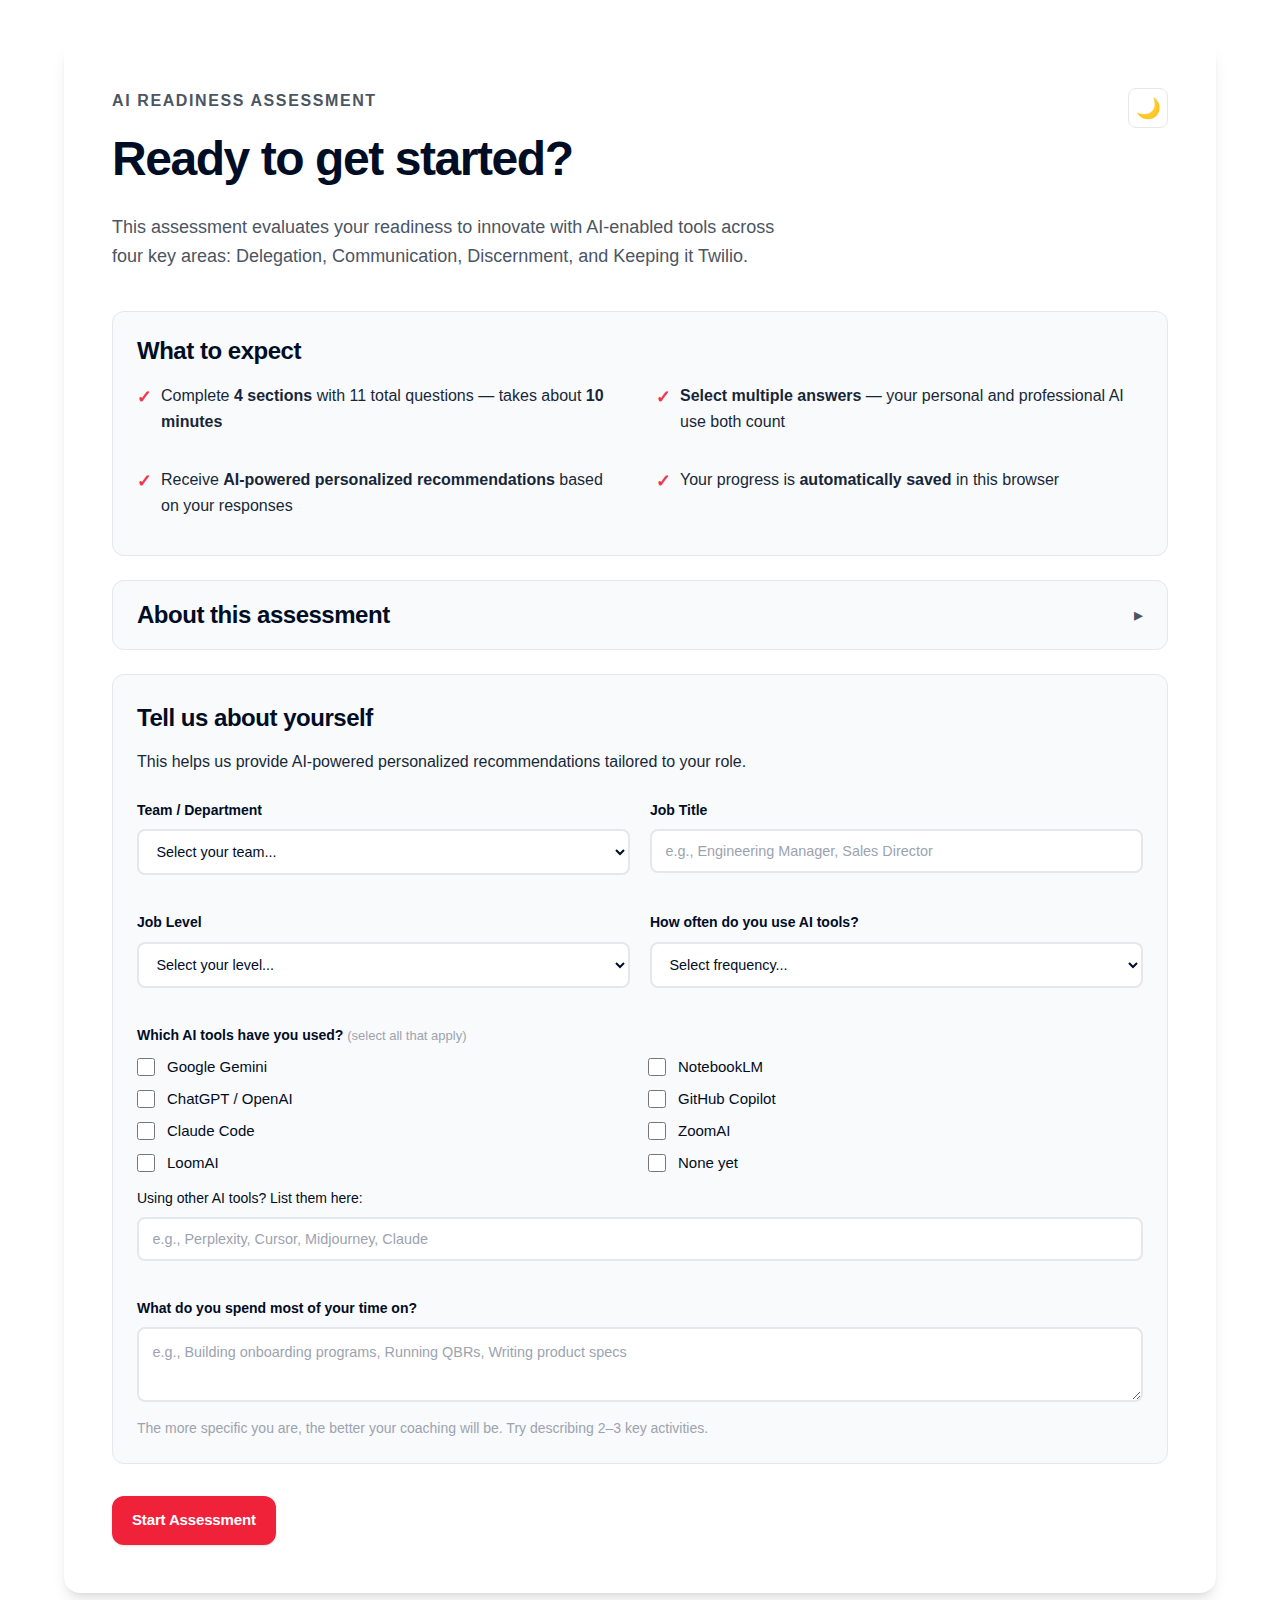
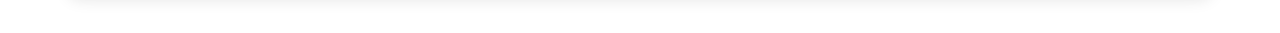
<file: index.html>
<!DOCTYPE html>
<html lang="en">
<head>
    <meta charset="UTF-8">
    <meta name="viewport" content="width=device-width, initial-scale=1.0">
    <meta name="description" content="Assess your AI readiness across delegation, communication, discernment, and Twilio values. Get personalized, AI-powered recommendations to improve your skills.">
    <meta name="author" content="Twilio">
    
    <!-- Open Graph / Facebook -->
    <meta property="og:type" content="website">
    <meta property="og:title" content="AI Literacy Assessment | Twilio">
    <meta property="og:description" content="Assess your AI readiness across four key dimensions and get personalized recommendations to improve your AI collaboration skills.">
    
    <!-- Twitter -->
    <meta property="twitter:card" content="summary_large_image">
    <meta property="twitter:title" content="AI Literacy Assessment | Twilio">
    <meta property="twitter:description" content="Assess your AI readiness across four key dimensions and get personalized recommendations to improve your AI collaboration skills.">
    
    <title>AI Literacy Assessment | Twilio</title>
    <!-- Twilio Sans Font -->
    <link rel="preconnect" href="https://fonts.googleapis.com">
    <link rel="preconnect" href="https://fonts.gstatic.com" crossorigin>
    <link href="https://fonts.googleapis.com/css2?family=Inter:wght@400;500;600;700&display=swap" rel="stylesheet">
    <link rel="stylesheet" href="styles.css">
    <script>
        // Define default CONFIG in case config.js doesn't load (e.g., on deployment)
        window.CONFIG = window.CONFIG || {
            OPENAI_API_KEY: 'YOUR_OPENAI_API_KEY_HERE',
            OPENAI_MODEL: 'gpt-4o',
            OPENAI_MAX_TOKENS: 2800,
            OPENAI_TEMPERATURE: 0.7,
            USE_AI_RECOMMENDATIONS: false,
            FALLBACK_ON_ERROR: true
        };
    </script>
    <script src="config.js" onerror="console.log('config.js not found, using defaults')"></script>
</head>
<body>
    <!-- Main Content -->
    <main class="main">
        <div class="container">
            <!-- Welcome Screen -->
            <section id="welcome-screen" class="screen screen--active">
                <div class="welcome">
                    <div class="welcome__header">
                        <h1 class="welcome__main-title">AI Readiness Assessment</h1>
                        <button class="theme-toggle" id="theme-toggle" aria-label="Toggle dark mode">🌙</button>
                    </div>
                    <h2 class="welcome__title">Ready to get started?</h2>
                    <p class="welcome__description">
                        This assessment evaluates your readiness to innovate with AI-enabled tools across four key areas: 
                        Delegation, Communication, Discernment, and Keeping it Twilio.
                    </p>
                    
                    <div class="welcome__content">
                        <!-- What to Expect - Compact horizontal bar -->
                        <div class="welcome__expectations">
                            <h3 class="welcome__section-title">What to expect</h3>
                            <ul class="welcome__list">
                                <li>Complete <strong>4 sections</strong> with 11 total questions — takes about <strong>10 minutes</strong></li>
                                <li><strong>Select multiple answers</strong> — your personal and professional AI use both count</li>
                                <li>Receive <strong>AI-powered personalized recommendations</strong> based on your responses</li>
                                <li>Your progress is <strong>automatically saved</strong> in this browser</li>
                            </ul>
                        </div>

                        <!-- About This Assessment - Expandable Accordion -->
                        <div class="welcome__about">
                            <button class="welcome__about-toggle" id="about-toggle" aria-expanded="false" aria-controls="about-content">
                                <h3 class="welcome__section-title welcome__section-title--inline">About this assessment</h3>
                                <span class="welcome__about-chevron" aria-hidden="true">▸</span>
                            </button>
                            <div class="welcome__about-content" id="about-content" hidden>
                                <div class="about-grid">
                                    <div class="about-card">
                                        <h4 class="about-card__title">🔬 Research foundations</h4>
                                        <p class="about-card__text">
                                            This assessment measures AI readiness across four dimensions — Delegation, Communication, Discernment, and Values Alignment — drawing on <strong>Anthropic's 4-dimension AI Fluency Index</strong>, Bloom's Taxonomy for cognitive skill progression, and capability maturity frameworks used in software engineering.
                                        </p>
                                    </div>
                                    <div class="about-card">
                                        <h4 class="about-card__title">📊 How scoring works</h4>
                                        <p class="about-card__text">
                                            Each question lets you select multiple responses. Your score reflects your <strong>peak demonstrated capability</strong> — the highest-level behavior you've shown — not an average. This rewards breadth of experience: someone who adapts their approach by context scores higher than someone locked into one pattern.
                                        </p>
                                    </div>
                                    <div class="about-card">
                                        <h4 class="about-card__title">🤖 Personalized coaching</h4>
                                        <p class="about-card__text">
                                            Your recommendations are generated by <strong>GPT-4o</strong>, personalized to your role, team, seniority, the AI tools you already use, and your day-to-day work. No two people get the same output. Recommendations include specific actions, tool tips, and starter prompts.
                                        </p>
                                    </div>
                                    <div class="about-card">
                                        <h4 class="about-card__title">🔒 Your data</h4>
                                        <p class="about-card__text">
                                            Your responses stay in your browser (localStorage) and are sent to OpenAI only to generate recommendations. Nothing is stored on a server. You can clear your data at any time by clicking <strong>Start Over</strong>.
                                        </p>
                                    </div>
                                </div>
                            </div>
                        </div>

                        <!-- User Context Form -->
                        <div class="welcome__form">
                            <div class="welcome__form-header">
                                <h3 class="welcome__section-title">Tell us about yourself</h3>
                                <p class="welcome__section-description">
                                    This helps us provide AI-powered personalized recommendations tailored to your role.
                                </p>
                            </div>
                            
                            <div class="welcome__form-grid">
                                <div class="form-group">
                                    <label for="team" class="form-label">Team / Department</label>
                                    <select id="team" class="form-select" required>
                                        <option value="">Select your team...</option>
                                        <option value="Engineering">Engineering</option>
                                        <option value="Product">Product</option>
                                        <option value="Sales">Sales</option>
                                        <option value="Customer Success">Customer Success</option>
                                        <option value="Support">Support</option>
                                        <option value="Marketing">Marketing</option>
                                        <option value="Operations">Operations</option>
                                        <option value="Finance">Finance</option>
                                        <option value="HR / People">HR / People</option>
                                        <option value="Legal">Legal</option>
                                        <option value="Executive">Executive</option>
                                        <option value="Other">Other</option>
                                    </select>
                                </div>

                                <div class="form-group">
                                    <label for="job-title" class="form-label">Job Title</label>
                                    <input 
                                        type="text" 
                                        id="job-title" 
                                        class="form-input" 
                                        placeholder="e.g., Engineering Manager, Sales Director"
                                        required
                                    />
                                </div>

                                <!-- Sub-department: conditionally shown for broad teams -->
                                <div class="form-group form-group--sub-dept" id="sub-dept-group" style="display: none;">
                                    <label for="sub-department" class="form-label">Specialization</label>
                                    <select id="sub-department" class="form-select">
                                        <option value="">Select your focus area...</option>
                                    </select>
                                </div>

                                <div class="form-group">
                                    <label for="job-level" class="form-label">Job Level</label>
                                    <select id="job-level" class="form-select" required>
                                        <option value="">Select your level...</option>
                                        <optgroup label="Specialist Track">
                                            <option value="S1">S1 - Junior Specialist</option>
                                            <option value="S2">S2 - Specialist</option>
                                            <option value="S3">S3 - Intermediate Specialist</option>
                                            <option value="S4">S4 - Senior Specialist</option>
                                            <option value="S5">S5 - Lead Specialist</option>
                                        </optgroup>
                                        <optgroup label="Professional Track">
                                            <option value="P1">P1 - Associate Professional</option>
                                            <option value="P2">P2 - Professional</option>
                                            <option value="P3">P3 - Senior Professional</option>
                                            <option value="P4">P4 - Staff Professional</option>
                                            <option value="P5">P5 - Principal Professional</option>
                                            <option value="P6">P6 - Senior Principal Professional</option>
                                            <option value="P7">P7 - Distinguished Professional</option>
                                        </optgroup>
                                        <optgroup label="Management Track">
                                            <option value="M2">M2 - Junior Manager</option>
                                            <option value="M3">M3 - Manager</option>
                                            <option value="M4">M4 - Senior Manager</option>
                                            <option value="M5">M5 - Director</option>
                                            <option value="M6">M6 - Senior Director</option>
                                        </optgroup>
                                        <optgroup label="Executive Track">
                                            <option value="E7">E7 - Vice President</option>
                                            <option value="E8">E8 - Senior Vice President</option>
                                        </optgroup>
                                    </select>
                                </div>

                                <div class="form-group">
                                    <label for="ai-frequency" class="form-label">How often do you use AI tools?</label>
                                    <select id="ai-frequency" class="form-select" required>
                                        <option value="">Select frequency...</option>
                                        <option value="never">Never — I haven't used AI tools yet</option>
                                        <option value="rarely">Rarely — A few times total</option>
                                        <option value="monthly">Sometimes — A few times a month</option>
                                        <option value="weekly">Regularly — A few times a week</option>
                                        <option value="daily">Daily — AI is part of my workflow</option>
                                    </select>
                                </div>

                                <div class="form-group form-group--full">
                                    <label class="form-label">Which AI tools have you used? <span class="form-label--hint">(select all that apply)</span></label>
                                    <div class="form-group--checkboxes form-group--checkboxes-grid" id="ai-tools-checkboxes">
                                        <label class="form-checkbox">
                                            <input type="checkbox" class="form-checkbox__input" name="ai-tools" value="Gemini">
                                            <span class="form-checkbox__label">Google Gemini</span>
                                        </label>
                                        <label class="form-checkbox">
                                            <input type="checkbox" class="form-checkbox__input" name="ai-tools" value="NotebookLM">
                                            <span class="form-checkbox__label">NotebookLM</span>
                                        </label>
                                        <label class="form-checkbox">
                                            <input type="checkbox" class="form-checkbox__input" name="ai-tools" value="ChatGPT">
                                            <span class="form-checkbox__label">ChatGPT / OpenAI</span>
                                        </label>
                                        <label class="form-checkbox">
                                            <input type="checkbox" class="form-checkbox__input" name="ai-tools" value="GitHub Copilot">
                                            <span class="form-checkbox__label">GitHub Copilot</span>
                                        </label>
                                        <label class="form-checkbox">
                                            <input type="checkbox" class="form-checkbox__input" name="ai-tools" value="Claude Code">
                                            <span class="form-checkbox__label">Claude Code</span>
                                        </label>
                                        <label class="form-checkbox">
                                            <input type="checkbox" class="form-checkbox__input" name="ai-tools" value="ZoomAI">
                                            <span class="form-checkbox__label">ZoomAI</span>
                                        </label>
                                        <label class="form-checkbox">
                                            <input type="checkbox" class="form-checkbox__input" name="ai-tools" value="LoomAI">
                                            <span class="form-checkbox__label">LoomAI</span>
                                        </label>
                                        <label class="form-checkbox">
                                            <input type="checkbox" class="form-checkbox__input" name="ai-tools" value="None">
                                            <span class="form-checkbox__label">None yet</span>
                                        </label>
                                    </div>
                                    <div class="form-group--other-tools" id="other-tools-group">
                                        <label for="other-tools-input" class="form-label form-label--small">Using other AI tools? List them here:</label>
                                        <input 
                                            type="text" 
                                            id="other-tools-input" 
                                            class="form-input" 
                                            placeholder="e.g., Perplexity, Cursor, Midjourney, Claude"
                                        />
                                    </div>
                                </div>

                                <div class="form-group form-group--full">
                                    <label for="work-focus" class="form-label">What do you spend most of your time on?</label>
                                    <textarea 
                                        id="work-focus" 
                                        class="form-input" 
                                        rows="2"
                                        placeholder="e.g., Building onboarding programs, Running QBRs, Writing product specs"
                                        required
                                    ></textarea>
                                    <p class="form-hint">The more specific you are, the better your coaching will be. Try describing 2–3 key activities.</p>
                                </div>
                            </div>
                        </div>
                    </div>
                    
                    <div class="welcome__actions">
                        <button id="start-btn" class="btn btn--primary">Start Assessment</button>
                    </div>
                </div>
            </section>

            <!-- Section Introduction Screen -->
            <section id="section-intro-screen" class="screen">
                <div class="section-intro-fullscreen">
                    <button class="theme-toggle theme-toggle--absolute" id="theme-toggle-section-intro" aria-label="Toggle dark mode">🌙</button>
                    <div class="section-intro-fullscreen__content">
                        <h2 id="section-intro-fullscreen-title" class="section-intro-fullscreen__title"></h2>
                        <p id="section-intro-fullscreen-description" class="section-intro-fullscreen__description"></p>
                        <button id="section-intro-fullscreen-continue" class="btn btn--primary">Continue</button>
                    </div>
                </div>
            </section>

            <!-- Questionnaire Screen -->
            <section id="questionnaire-screen" class="screen">
                <div class="questionnaire">
                    <!-- Theme Toggle -->
                    <button class="theme-toggle theme-toggle--absolute" id="theme-toggle-questionnaire" aria-label="Toggle dark mode">🌙</button>
                    
                    <!-- Progress Indicator -->
                    <div class="progress">
                        <div class="progress__overall">
                            <div class="progress__circles" id="progress-circles" role="progressbar" aria-label="Overall progress" aria-valuenow="0" aria-valuemin="0" aria-valuemax="11">
                                <div class="progress__circle"></div>
                                <div class="progress__circle"></div>
                                <div class="progress__circle"></div>
                                <div class="progress__circle"></div>
                                <div class="progress__circle"></div>
                                <div class="progress__circle"></div>
                                <div class="progress__circle"></div>
                                <div class="progress__circle"></div>
                                <div class="progress__circle"></div>
                                <div class="progress__circle"></div>
                                <div class="progress__circle"></div>
                            </div>
                        </div>
                        <div class="progress__header">
                            <p class="progress__section" id="section-title" aria-live="polite">Section 1: Delegation</p>
                            <p class="progress__text" aria-live="polite" aria-atomic="true">
                                Question <span id="current-question">1</span> of <span id="section-total">4</span>
                            </p>
                        </div>
                        <div class="progress__bar" role="progressbar" aria-valuenow="0" aria-valuemin="0" aria-valuemax="100" aria-label="Assessment progress">
                            <div id="progress-fill" class="progress__fill"></div>
                        </div>
                    </div>
                    
                    <!-- Question Container -->
                    <div class="question-container">
                        <div class="question">
                            <p id="question-subcategory" class="question__category"></p>
                            <h2 id="question-text" class="question__text"></h2>
                            <p class="question__instruction">💡 Select <strong>all</strong> responses that apply to you — your answer can vary by context</p>
                        </div>

                        <!-- Double-click Hint -->
                        <div id="double-click-hint" class="double-click-hint">
                            <span class="double-click-hint__icon">💡</span>
                            <span id="double-click-hint-text" class="double-click-hint__text">Double-click an answer to select and continue</span>
                        </div>

                        <!-- Answer Options -->
                        <div id="answer-options" class="answer-options"></div>
                    </div>

                    <!-- Navigation Buttons -->
                    <div class="navigation">
                        <button id="prev-btn" class="btn btn--secondary" disabled aria-label="Go to previous question">Previous</button>
                        <button id="next-btn" class="btn btn--primary" disabled aria-label="Go to next question">Next</button>
                        <button id="submit-btn" class="btn btn--primary" style="display: none;" aria-label="Submit assessment and view results">Submit Assessment</button>
                    </div>
                </div>
            </section>

            <!-- Results Screen -->
            <section id="results-screen" class="screen">
                <div class="results">
                    <!-- Theme Toggle -->
                    <button class="theme-toggle theme-toggle--absolute" id="theme-toggle-results" aria-label="Toggle dark mode">🌙</button>
                    
                    <h2 class="results__title">Your Assessment Results</h2>
                    
                    <!-- Overall Summary -->
                    <div class="results__summary">
                        <div class="summary__overall">
                            <div class="score-celebration" id="score-celebration"></div>
                            <h3 class="summary__label">Overall AI Readiness</h3>
                            <div class="summary__maturity" id="overall-score" role="status" aria-live="polite">Calculating...</div>
                        </div>
                        <div class="summary__breakdown" id="category-breakdown">
                            <!-- Category bars will be inserted here by JavaScript -->
                        </div>
                    </div>

                    <!-- Micro-citation -->
                    <p class="results__citation">
                        Based on a 4-stage maturity model aligned with <a href="https://www.anthropic.com/research/ai-fluency" target="_blank" rel="noopener">Anthropic's AI Fluency Index</a> research.
                        <button class="results__methodology-link" id="open-methodology-btn">View full methodology →</button>
                    </p>

                    <!-- Maturity Level Legend -->
                    <div class="maturity-legend">
                        <h3 class="maturity-legend__title">Understanding Your Score</h3>
                        <div class="maturity-legend__levels">
                            <div class="maturity-legend__level">
                                <div class="maturity-legend__badge maturity-legend__badge--not-started">Not Started</div>
                                <span class="maturity-legend__range">&lt; 1.5</span>
                                <p class="maturity-legend__description">Beginning your AI journey</p>
                            </div>
                            <div class="maturity-legend__level">
                                <div class="maturity-legend__badge maturity-legend__badge--compliant">Compliant</div>
                                <span class="maturity-legend__range">1.5 - 2.49</span>
                                <p class="maturity-legend__description">Following basic AI practices</p>
                            </div>
                            <div class="maturity-legend__level">
                                <div class="maturity-legend__badge maturity-legend__badge--competent">Competent</div>
                                <span class="maturity-legend__range">2.5 - 3.49</span>
                                <p class="maturity-legend__description">Proficient AI collaboration</p>
                            </div>
                            <div class="maturity-legend__level">
                                <div class="maturity-legend__badge maturity-legend__badge--creative">Creative</div>
                                <span class="maturity-legend__range">3.5 - 4.0</span>
                                <p class="maturity-legend__description">Advanced AI innovation</p>
                            </div>
                        </div>
                    </div>

                    <!-- Combined Scores and Recommendations -->
                    <div class="results__combined">
                        <h3 class="results__section-title">Your results and next steps</h3>
                        <div id="combined-results" class="combined-results" role="region" aria-label="Assessment results and recommendations"></div>
                    </div>


                    <!-- PDF Reminder -->
                    <div class="results__pdf-reminder">
                        <span class="results__pdf-reminder-icon">💡</span>
                        <p>Want to go deeper? <strong>Save your results as a PDF</strong>, then share it with <strong>Gemini</strong> to continue the conversation and get more tailored coaching.</p>
                    </div>

                    <!-- Actions -->
                    <div class="results__actions">
                        <button id="print-btn" class="btn btn--secondary" disabled title="Generate all recommendations to enable PDF export" aria-label="Print or save results as PDF">Print / Save as PDF</button>
                        <button id="prev-tab-btn" class="btn btn--secondary" aria-label="View previous recommendation">Back</button>
                        <button id="next-tab-btn" class="btn btn--secondary" aria-label="View next recommendation">Next</button>
                        <button id="restart-btn" class="btn btn--primary" aria-label="Restart assessment from beginning">Start Over</button>
                    </div>
                </div>
            </section>
        </div>
    </main>

    <!-- Methodology Modal -->
    <div class="methodology-modal" id="methodology-modal" role="dialog" aria-modal="true" aria-labelledby="methodology-title" hidden>
        <div class="methodology-modal__backdrop" id="methodology-backdrop"></div>
        <div class="methodology-modal__content">
            <div class="methodology-modal__header">
                <h2 id="methodology-title" class="methodology-modal__title">Assessment Methodology</h2>
                <button class="methodology-modal__close" id="close-methodology-btn" aria-label="Close methodology">&times;</button>
            </div>
            <div class="methodology-modal__body">
                <section class="methodology-section">
                    <h3>Research Foundations</h3>
                    <p>This assessment synthesizes three established frameworks to measure AI readiness:</p>
                    <ul>
                        <li><strong>Anthropic's AI Fluency Index (2025)</strong> — a 4-dimension model (Exploration, Collaboration, Ambassadorship, Creation) that maps how people develop AI skills. Our four dimensions (Delegation, Communication, Discernment, Values Alignment) cover the same conceptual territory with added emphasis on organizational judgment and responsible use.</li>
                        <li><strong>Bloom's Revised Taxonomy</strong> — our 4-level maturity scale (Not Started → Compliant → Competent → Creative) tracks progression from basic recall to strategic application, mirroring Bloom's Remember → Apply → Create hierarchy.</li>
                        <li><strong>Capability Maturity Models</strong> — adapted from CMMI and similar software engineering maturity frameworks, where each level represents a repeatable, measurable improvement in practice.</li>
                    </ul>
                </section>

                <section class="methodology-section">
                    <h3>Assessment Structure</h3>
                    <p>The 11 questions are distributed across four dimensions:</p>
                    <table class="methodology-table">
                        <thead>
                            <tr>
                                <th>Dimension</th>
                                <th>Questions</th>
                                <th>What it measures</th>
                            </tr>
                        </thead>
                        <tbody>
                            <tr>
                                <td><strong>Delegation</strong></td>
                                <td>2</td>
                                <td>Can you identify the right tasks for AI and set appropriate guardrails?</td>
                            </tr>
                            <tr>
                                <td><strong>Communication</strong></td>
                                <td>4</td>
                                <td>Can you prompt effectively, iterate, and structure context for AI?</td>
                            </tr>
                            <tr>
                                <td><strong>Discernment</strong></td>
                                <td>2</td>
                                <td>Can you critically evaluate AI output and recognize limitations?</td>
                            </tr>
                            <tr>
                                <td><strong>Keeping It Twilio</strong></td>
                                <td>3</td>
                                <td>Can you apply Twilio's values and data policies when using AI?</td>
                            </tr>
                        </tbody>
                    </table>
                </section>

                <section class="methodology-section">
                    <h3>Scoring Method</h3>
                    <p>Each answer option maps to one of four maturity levels (1–4). When you select multiple options, your score reflects your <strong>highest demonstrated capability</strong> — the peak behavior, not an average. This approach rewards people who adapt their AI usage by context.</p>
                    <p>Dimension scores are averaged across questions in that dimension. Your overall maturity level is determined by the average of all dimension scores.</p>
                </section>

                <section class="methodology-section">
                    <h3>AI-Powered Recommendations</h3>
                    <p>After completing the assessment, GPT-4o generates personalized coaching for each dimension. The model receives:</p>
                    <ul>
                        <li>Your <strong>job title, team, seniority level</strong>, and specialization</li>
                        <li>Your <strong>AI tool usage</strong> history and frequency</li>
                        <li>Your <strong>day-to-day work activities</strong></li>
                        <li>Your <strong>per-question responses</strong> mapped to behavioral descriptions</li>
                    </ul>
                    <p>Recommendations include specific next actions, starter prompts you can copy directly into tools, and 2–4 tool tips matched to what you already use. Recommendations also include warnings about AI limitations like hallucinations, context window constraints, and data retention policies.</p>
                </section>

                <section class="methodology-section">
                    <h3>Privacy &amp; Data Handling</h3>
                    <p>Assessment responses are stored only in your browser's localStorage. Profile information and responses are sent to OpenAI (via a proxy) solely to generate your personalized recommendations. No data is stored on any server. Clicking <strong>Start Over</strong> clears all local data.</p>
                </section>

                <section class="methodology-section methodology-section--sources">
                    <h3>Further Reading</h3>
                    <ul>
                        <li><a href="https://www.anthropic.com/research/ai-fluency" target="_blank" rel="noopener">Anthropic — Measuring AI Fluency (2025)</a></li>
                        <li><a href="https://en.wikipedia.org/wiki/Bloom%27s_taxonomy" target="_blank" rel="noopener">Bloom's Revised Taxonomy</a></li>
                        <li><a href="https://en.wikipedia.org/wiki/Capability_Maturity_Model_Integration" target="_blank" rel="noopener">Capability Maturity Model Integration (CMMI)</a></li>
                    </ul>
                </section>
            </div>
        </div>
    </div>

    <script src="app.js"></script>
</body>
</html>
</file>
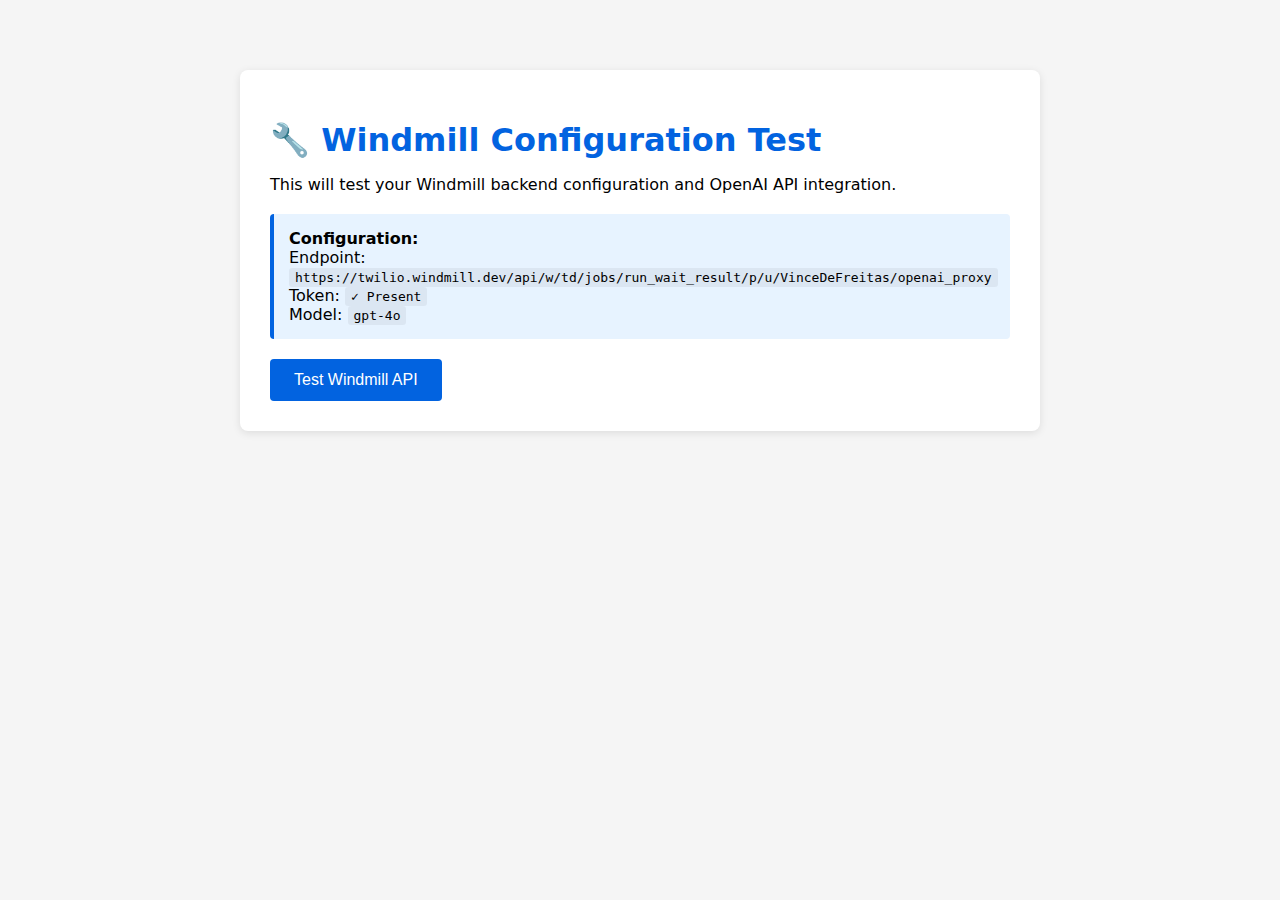
<file: test-windmill-api.html>
<!DOCTYPE html>
<html lang="en">
<head>
    <meta charset="UTF-8">
    <meta name="viewport" content="width=device-width, initial-scale=1.0">
    <title>Windmill API Test</title>
    <style>
        body {
            font-family: system-ui, -apple-system, sans-serif;
            max-width: 800px;
            margin: 50px auto;
            padding: 20px;
            background: #f5f5f5;
        }
        .container {
            background: white;
            padding: 30px;
            border-radius: 8px;
            box-shadow: 0 2px 8px rgba(0,0,0,0.1);
        }
        h1 {
            color: #0263e0;
            margin-bottom: 10px;
        }
        .status {
            padding: 15px;
            margin: 20px 0;
            border-radius: 4px;
            font-weight: 500;
        }
        .status.pending {
            background: #fff3cd;
            color: #856404;
            border: 1px solid #ffeaa7;
        }
        .status.success {
            background: #d4edda;
            color: #155724;
            border: 1px solid #c3e6cb;
        }
        .status.error {
            background: #f8d7da;
            color: #721c24;
            border: 1px solid #f5c6cb;
        }
        button {
            background: #0263e0;
            color: white;
            border: none;
            padding: 12px 24px;
            border-radius: 4px;
            font-size: 16px;
            cursor: pointer;
            font-weight: 500;
        }
        button:hover {
            background: #0053c2;
        }
        button:disabled {
            background: #ccc;
            cursor: not-allowed;
        }
        pre {
            background: #f8f9fa;
            padding: 15px;
            border-radius: 4px;
            overflow-x: auto;
            border: 1px solid #dee2e6;
        }
        .config-info {
            background: #e7f3ff;
            padding: 15px;
            border-radius: 4px;
            margin: 20px 0;
            border-left: 4px solid #0263e0;
        }
        .config-info code {
            background: rgba(0,0,0,0.05);
            padding: 2px 6px;
            border-radius: 3px;
            font-size: 13px;
        }
    </style>
</head>
<body>
    <div class="container">
        <h1>🔧 Windmill Configuration Test</h1>
        <p>This will test your Windmill backend configuration and OpenAI API integration.</p>

        <div class="config-info">
            <strong>Configuration:</strong><br>
            Endpoint: <code id="endpoint-display">Loading...</code><br>
            Token: <code id="token-display">Loading...</code><br>
            Model: <code id="model-display">Loading...</code>
        </div>

        <button id="testBtn" onclick="testWindmill()">Test Windmill API</button>

        <div id="status"></div>
        <div id="response"></div>
    </div>

    <script src="config.js"></script>
    <script>
        // Display configuration
        document.getElementById('endpoint-display').textContent = CONFIG.WINDMILL_ENDPOINT;
        document.getElementById('token-display').textContent = CONFIG.WINDMILL_TOKEN ? '✓ Present' : '✗ Missing';
        document.getElementById('model-display').textContent = CONFIG.OPENAI_MODEL;

        async function testWindmill() {
            const statusDiv = document.getElementById('status');
            const responseDiv = document.getElementById('response');
            const testBtn = document.getElementById('testBtn');

            // Clear previous results
            responseDiv.innerHTML = '';
            statusDiv.className = 'status pending';
            statusDiv.textContent = '🔄 Testing Windmill endpoint...';
            testBtn.disabled = true;

            try {
                const startTime = Date.now();

                const response = await fetch(CONFIG.WINDMILL_ENDPOINT, {
                    method: 'POST',
                    headers: {
                        'Content-Type': 'application/json',
                        'Authorization': `Bearer ${CONFIG.WINDMILL_TOKEN}`
                    },
                    body: JSON.stringify({
                        rapid_openai: "$res:u/VinceDeFreitas/rapid_openai", // Windmill resource reference
                        messages: [
                            {
                                role: 'system',
                                content: 'You are a helpful assistant testing an API connection.'
                            },
                            {
                                role: 'user',
                                content: 'Please confirm the API is working with a brief hello message.'
                            }
                        ],
                        model: CONFIG.OPENAI_MODEL,
                        max_tokens: 100,
                        temperature: 0.7
                    })
                });

                const duration = Date.now() - startTime;

                if (!response.ok) {
                    const errorText = await response.text();
                    throw new Error(`HTTP ${response.status}: ${errorText}`);
                }

                const data = await response.json();
                
                // Check if the response has the expected structure
                if (data.success && data.response) {
                    statusDiv.className = 'status success';
                    statusDiv.innerHTML = `✅ <strong>Success!</strong> Windmill is configured correctly.<br>Response time: ${duration}ms`;
                    
                    responseDiv.innerHTML = `
                        <h3>API Response:</h3>
                        <pre>${JSON.stringify(data, null, 2)}</pre>
                        <p><strong>AI Message:</strong> "${data.response}"</p>
                    `;
                } else {
                    throw new Error('Unexpected response format: ' + JSON.stringify(data));
                }

            } catch (error) {
                statusDiv.className = 'status error';
                statusDiv.innerHTML = `❌ <strong>Error:</strong> ${error.message}`;
                
                responseDiv.innerHTML = `
                    <h3>Troubleshooting Steps:</h3>
                    <ol>
                        <li>Verify the Windmill script is deployed and webhook is enabled</li>
                        <li>Check that the OpenAI resource is properly configured in Windmill</li>
                        <li>Ensure CORS is enabled for: <code>${window.location.origin}</code></li>
                        <li>Verify the webhook URL in config.js is correct</li>
                        <li>Check that the API key resource name matches the script parameter</li>
                    </ol>
                    <h3>Full Error:</h3>
                    <pre>${error.stack || error.message}</pre>
                `;
            } finally {
                testBtn.disabled = false;
            }
        }
    </script>
</body>
</html>
</file>
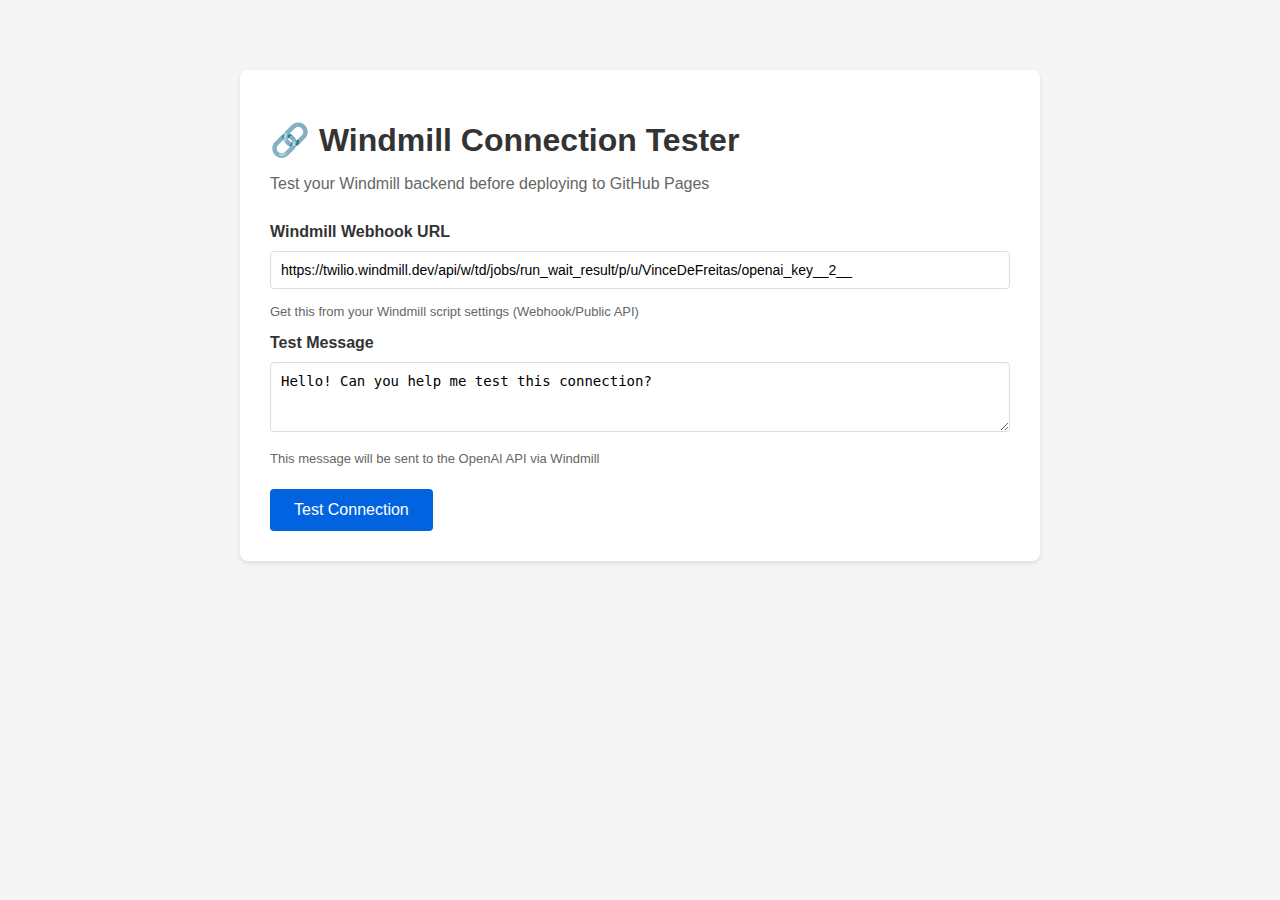
<file: test-windmill.html>
<!DOCTYPE html>
<html lang="en">
<head>
    <meta charset="UTF-8">
    <meta name="viewport" content="width=device-width, initial-scale=1.0">
    <title>Windmill Connection Test</title>
    <style>
        body {
            font-family: -apple-system, BlinkMacSystemFont, 'Segoe UI', Roboto, Oxygen, Ubuntu, sans-serif;
            max-width: 800px;
            margin: 50px auto;
            padding: 20px;
            background: #f5f5f5;
        }
        .container {
            background: white;
            padding: 30px;
            border-radius: 8px;
            box-shadow: 0 2px 4px rgba(0,0,0,0.1);
        }
        h1 {
            color: #333;
            margin-bottom: 10px;
        }
        .subtitle {
            color: #666;
            margin-bottom: 30px;
        }
        input, textarea {
            width: 100%;
            padding: 10px;
            margin: 10px 0;
            border: 1px solid #ddd;
            border-radius: 4px;
            font-size: 14px;
            box-sizing: border-box;
        }
        button {
            background: #0263e0;
            color: white;
            border: none;
            padding: 12px 24px;
            border-radius: 4px;
            font-size: 16px;
            cursor: pointer;
            margin-top: 10px;
        }
        button:hover {
            background: #0052cc;
        }
        button:disabled {
            background: #ccc;
            cursor: not-allowed;
        }
        .result {
            margin-top: 20px;
            padding: 15px;
            border-radius: 4px;
            white-space: pre-wrap;
            word-wrap: break-word;
        }
        .success {
            background: #e8f7ed;
            border: 1px solid #14b053;
            color: #0d5c2e;
        }
        .error {
            background: #fdecea;
            border: 1px solid #d61f1f;
            color: #891111;
        }
        .info {
            background: #e1f0ff;
            border: 1px solid #0263e0;
            color: #003d99;
        }
        .loading {
            color: #666;
            font-style: italic;
        }
        label {
            display: block;
            font-weight: 600;
            margin-top: 15px;
            color: #333;
        }
        .help-text {
            font-size: 13px;
            color: #666;
            margin-top: 5px;
        }
    </style>
</head>
<body>
    <div class="container">
        <h1>🔗 Windmill Connection Tester</h1>
        <p class="subtitle">Test your Windmill backend before deploying to GitHub Pages</p>

        <label for="endpoint">Windmill Webhook URL</label>
        <input 
            type="text" 
            id="endpoint" 
            value="https://twilio.windmill.dev/api/w/td/jobs/run_wait_result/p/u/VinceDeFreitas/openai_key__2__"
        >
        <p class="help-text">Get this from your Windmill script settings (Webhook/Public API)</p>

        <label for="testMessage">Test Message</label>
        <textarea 
            id="testMessage" 
            rows="3" 
            placeholder="Hello! Can you help me test this connection?"
        >Hello! Can you help me test this connection?</textarea>
        <p class="help-text">This message will be sent to the OpenAI API via Windmill</p>

        <button onclick="testConnection()">Test Connection</button>

        <div id="result"></div>
    </div>

    <script>
        // Auto-fill endpoint if config.js exists
        if (typeof CONFIG !== 'undefined' && CONFIG.WINDMILL_ENDPOINT !== 'YOUR_WINDMILL_WEBHOOK_URL_HERE') {
            document.getElementById('endpoint').value = CONFIG.WINDMILL_ENDPOINT;
        }

        async function testConnection() {
            const endpoint = document.getElementById('endpoint').value;
            const testMessage = document.getElementById('testMessage').value;
            const resultDiv = document.getElementById('result');
            const button = document.querySelector('button');

            // Validation
            if (!endpoint) {
                resultDiv.className = 'result error';
                resultDiv.textContent = '❌ Please enter a Windmill webhook URL';
                return;
            }

            if (!testMessage) {
                resultDiv.className = 'result error';
                resultDiv.textContent = '❌ Please enter a test message';
                return;
            }

            // Show loading
            button.disabled = true;
            resultDiv.className = 'result loading';
            resultDiv.textContent = '⏳ Sending request to Windmill...';

            try {
                const startTime = Date.now();

                const response = await fetch(endpoint, {
                    method: 'POST',
                    headers: {
                        'Content-Type': 'application/json',
                        'Authorization': 'Bearer UQG324s2K6fXMmQQRgQpYAtZSDAzzxU5'
                    },
                    body: JSON.stringify({
                        messages: [
                            {
                                role: 'system',
                                content: 'You are a helpful assistant. Respond briefly to confirm the connection is working.'
                            },
                            {
                                role: 'user',
                                content: testMessage
                            }
                        ],
                        model: 'gpt-4o',
                        max_tokens: 150,
                        temperature: 0.7
                    })
                });

                const duration = Date.now() - startTime;

                if (!response.ok) {
                    const errorText = await response.text();
                    throw new Error(`HTTP ${response.status}: ${errorText}`);
                }

                const data = await response.json();

                // Handle different response formats
                let aiResponse;
                let usage;

                if (data.success && data.content) {
                    // Custom proxy format
                    aiResponse = data.content;
                    usage = data.usage;
                } else if (data.choices && data.choices[0]) {
                    // OpenAI native format
                    aiResponse = data.choices[0].message.content;
                    usage = data.usage;
                } else {
                    throw new Error('Unexpected response format: ' + JSON.stringify(data));
                }

                // Show success
                resultDiv.className = 'result success';
                resultDiv.innerHTML = `
✅ <strong>Connection Successful!</strong>

<strong>Response time:</strong> ${duration}ms

<strong>AI Response:</strong>
${aiResponse}

<strong>Token Usage:</strong>
${usage ? `- Prompt: ${usage.prompt_tokens} tokens
- Completion: ${usage.completion_tokens} tokens
- Total: ${usage.total_tokens} tokens` : 'Not available'}

<strong>✨ Your Windmill backend is working correctly!</strong>
You can now deploy to GitHub Pages.
                `.trim();

            } catch (error) {
                console.error('Connection error:', error);
                
                resultDiv.className = 'result error';
                resultDiv.innerHTML = `
❌ <strong>Connection Failed</strong>

<strong>Error:</strong>
${error.message}

<strong>Troubleshooting:</strong>
1. Check that your Windmill webhook URL is correct
2. Verify "Webhook/Public API" is enabled in script settings
3. Make sure your OpenAI resource is configured in Windmill
4. Check browser console for CORS errors
5. Test the script directly in Windmill first

<strong>Common Issues:</strong>
• CORS error → Add this page's URL to allowed origins in Windmill
• 404 error → Check webhook URL is correct
• 401/403 error → Check OpenAI resource is configured
• Network error → Check internet connection
                `.trim();
            } finally {
                button.disabled = false;
            }
        }

        // Test on Enter key
        document.getElementById('testMessage').addEventListener('keypress', (e) => {
            if (e.key === 'Enter' && (e.metaKey || e.ctrlKey)) {
                testConnection();
            }
        });
    </script>
</body>
</html>
</file>
<file: styles.css>
/* Twilio Brand Design System with Dark Mode Support */
/* Reference: Twilio Brand Guidelines - Primary Palette */
:root {
    /* Light Mode Colors - Twilio Brand (Default) */
    --bg-primary: #ffffff;
    --bg-secondary: #f9fafb;
    --bg-tertiary: #f3f4f6;
    --text-primary: #000D25;
    --text-secondary: #4b5563;
    --text-tertiary: #9ca3af;
    --border-color: #e5e7eb;
    --border-hover: #d1d5db;
    
    /* Accent Colors - Twilio Red Primary */
    --accent-primary: #EF223A;
    --accent-primary-hover: #d11e33;
    --accent-primary-light: #fee2e6;
    --accent-success: #14b053;
    --accent-warning: #f7a600;
    --accent-error: #dc2626;
    
    /* Warning Colors for Disclaimer */
    --color-warning: #f7a600;
    --color-warning-light: #fef4e6;
    --color-warning-dark: #c78500;
    
    /* Shadows */
    --shadow-xs: 0 1px 2px 0 rgba(0, 0, 0, 0.05);
    --shadow-sm: 0 1px 3px 0 rgba(0, 0, 0, 0.1), 0 1px 2px -1px rgba(0, 0, 0, 0.1);
    --shadow-md: 0 4px 6px -1px rgba(0, 0, 0, 0.1), 0 2px 4px -2px rgba(0, 0, 0, 0.1);
    --shadow-lg: 0 10px 15px -3px rgba(0, 0, 0, 0.1), 0 4px 6px -4px rgba(0, 0, 0, 0.1);
    --shadow-xl: 0 20px 25px -5px rgba(0, 0, 0, 0.1), 0 8px 10px -6px rgba(0, 0, 0, 0.1);
    
    /* Spacing */
    --space-1: 0.25rem;
    --space-2: 0.5rem;
    --space-3: 0.75rem;
    --space-4: 1rem;
    --space-5: 1.25rem;
    --space-6: 1.5rem;
    --space-8: 2rem;
    --space-10: 2.5rem;
    --space-12: 3rem;
    --space-16: 4rem;
    
    /* Typography - Twilio Sans with fallbacks */
    --font-sans: 'Twilio Sans Text', -apple-system, BlinkMacSystemFont, 'Segoe UI', 'Roboto', 'Helvetica Neue', Arial, sans-serif;
    --font-display: 'Twilio Sans Display', var(--font-sans);
    
    /* Typography Scale - Enhanced for brand impact */
    --font-size-xs: 0.75rem;
    --font-size-sm: 0.875rem;
    --font-size-base: 1rem;
    --font-size-lg: 1.125rem;
    --font-size-xl: 1.25rem;
    --font-size-2xl: 1.5rem;
    --font-size-3xl: 1.875rem;
    --font-size-4xl: 2.25rem;
    --font-size-5xl: 3rem;
    
    --font-weight-normal: 400;
    --font-weight-medium: 500;
    --font-weight-semibold: 600;
    --font-weight-bold: 700;
    
    --line-height-tight: 1.25;
    --line-height-snug: 1.375;
    --line-height-normal: 1.5;
    --line-height-relaxed: 1.625;
    
    /* Border Radius - Rounded for brand simplicity */
    --radius-sm: 0.375rem;
    --radius-md: 0.5rem;
    --radius-lg: 0.75rem;
    --radius-xl: 1rem;
    --radius-2xl: 1.5rem;
    
    /* Transitions */
    --transition-fast: 150ms cubic-bezier(0.4, 0, 0.2, 1);
    --transition-base: 200ms cubic-bezier(0.4, 0, 0.2, 1);
    --transition-slow: 300ms cubic-bezier(0.4, 0, 0.2, 1);
}

/* Dark Mode - Twilio Ink Navy (blue-900) */
[data-theme="dark"] {
    --bg-primary: #000D25;
    --bg-secondary: #0a1a35;
    --bg-tertiary: #1a2845;
    --text-primary: #ffffff;
    --text-secondary: #d1d5db;
    --text-tertiary: #9ca3af;
    --border-color: #1a2845;
    --border-hover: #2a3855;
    --accent-primary-light: #3d1520;
    
    /* Warning Colors for Dark Mode */
    --color-warning-light: #3d2e1a;
    --color-warning: #f7a600;
    --color-warning-dark: #ffb733;
}

/* Reset */
* {
    margin: 0;
    padding: 0;
    box-sizing: border-box;
}

html {
    scroll-behavior: smooth;
}

body {
    font-family: var(--font-sans);
    font-size: 1rem;
    line-height: 1.6;
    color: var(--text-primary);
    background-color: var(--bg-primary);
    -webkit-font-smoothing: antialiased;
    -moz-osx-font-smoothing: grayscale;
    transition: background-color var(--transition-base), color var(--transition-base);
}

/* Container */
.container {
    max-width: 1200px;
    margin: 0 auto;
    padding: 0 var(--space-6);
}

/* Theme Toggle */
.theme-toggle {
    background: none;
    border: 1px solid var(--border-color);
    border-radius: var(--radius-md);
    padding: var(--space-2) var(--space-3);
    cursor: pointer;
    color: var(--text-secondary);
    font-size: 1.25rem;
    transition: all var(--transition-base);
    display: flex;
    align-items: center;
    justify-content: center;
    width: 40px;
    height: 40px;
    z-index: 100;
}

.theme-toggle:hover {
    background-color: var(--bg-tertiary);
    border-color: var(--border-hover);
    color: var(--text-primary);
}

.theme-toggle--absolute {
    position: absolute;
    top: var(--space-6);
    right: var(--space-6);
}

@media (max-width: 768px) {
    .theme-toggle--absolute {
        top: var(--space-4);
        right: var(--space-4);
    }
}

/* Main Content */
.main {
    min-height: calc(100vh - 100px);
    padding: var(--space-10) 0;
}

/* Screen Management */
.screen {
    display: none;
    animation: fadeIn 0.3s ease;
}

.screen--active {
    display: block;
}

@keyframes fadeIn {
    from {
        opacity: 0;
        transform: translateY(10px);
    }
    to {
        opacity: 1;
        transform: translateY(0);
    }
}

/* Welcome Screen */
.welcome {
    max-width: 1200px;
    margin: 0 auto;
    background-color: var(--bg-primary);
    padding: var(--space-12);
    border-radius: var(--radius-xl);
    box-shadow: var(--shadow-lg);
}

.welcome__header {
    display: flex;
    justify-content: space-between;
    align-items: flex-start;
    margin-bottom: 0.05rem;
}

.welcome__main-title {
    font-size: var(--font-size-base);
    font-weight: var(--font-weight-bold);
    color: var(--text-secondary);
    margin: 0;
    letter-spacing: 0.1em;
    text-transform: uppercase;
}

.welcome__title {
    font-size: var(--font-size-5xl);
    font-weight: var(--font-weight-bold);
    color: var(--text-primary);
    margin-bottom: var(--space-6);
    margin-top: 0;
    letter-spacing: -0.03em;
    line-height: var(--line-height-tight);
}

.welcome__description {
    font-size: var(--font-size-lg);
    color: var(--text-secondary);
    margin-bottom: var(--space-10);
    line-height: var(--line-height-relaxed);
    max-width: 42rem;
}

.welcome__maturity-model {
    margin: var(--space-10) 0;
    padding: var(--space-8);
    background-color: var(--bg-secondary);
    border-radius: var(--radius-lg);
}

.welcome__section-title {
    font-size: var(--font-size-2xl);
    font-weight: var(--font-weight-bold);
    margin-bottom: var(--space-3);
    color: var(--text-primary);
    letter-spacing: -0.02em;
}

.welcome__section-description {
    font-size: var(--font-size-base);
    color: var(--text-primary);
    margin-bottom: var(--space-6);
    opacity: 0.9;
    line-height: var(--line-height-relaxed);
}

.welcome__list {
    list-style: none;
    padding: 0;
    margin: 0;
}

.welcome__list li {
    font-size: var(--font-size-base);
    color: var(--text-primary);
    line-height: var(--line-height-relaxed);
    margin-bottom: var(--space-4);
    padding-left: var(--space-6);
    position: relative;
    opacity: 0.9;
}

.welcome__list li::before {
    content: '✓';
    position: absolute;
    left: 0;
    color: var(--accent-primary);
    font-weight: var(--font-weight-semibold);
    font-size: var(--font-size-lg);
}

.welcome__list li strong {
    color: var(--text-primary);
    font-weight: var(--font-weight-semibold);
}

.welcome__note {
    margin-top: var(--space-4);
    padding: var(--space-3) var(--space-4);
    background-color: var(--accent-primary-light);
    border-left: 4px solid var(--accent-primary);
    border-radius: var(--radius-md);
    font-size: var(--font-size-sm);
    color: var(--text-primary);
    line-height: var(--line-height-relaxed);
    opacity: 0.9;
}

[data-theme="dark"] .welcome__note {
    background-color: rgba(2, 99, 224, 0.15);
}

/* Welcome Actions */
.welcome__actions {
    display: flex;
    gap: var(--space-4);
    margin-top: var(--space-8);
    justify-content: flex-start;
}

/* Welcome Content - Stacked Layout */
.welcome__content {
    display: flex;
    flex-direction: column;
    gap: var(--space-6);
    margin-bottom: var(--space-8);
}

/* What to Expect - Compact horizontal bar */
.welcome__expectations {
    padding: var(--space-5) var(--space-6);
    background-color: var(--bg-secondary);
    border-radius: var(--radius-lg);
    border: 1px solid var(--border-color);
}

.welcome__expectations .welcome__list {
    display: grid;
    grid-template-columns: repeat(2, 1fr);
    gap: var(--space-4) var(--space-8);
    margin-top: var(--space-3);
}

/* Form Styles */
.welcome__form {
    padding: var(--space-6);
    background-color: var(--bg-secondary);
    border-radius: var(--radius-lg);
    border: 1px solid var(--border-color);
}

.welcome__form-header {
    margin-bottom: var(--space-6);
}

.welcome__form-grid {
    display: grid;
    grid-template-columns: 1fr 1fr;
    gap: var(--space-4) var(--space-5);
}

.welcome__form-grid .form-group--full {
    grid-column: 1 / -1;
}

/* When sub-dept appears, it takes the right column alongside team */
.welcome__form-grid .form-group--sub-dept {
    /* Stays in natural grid flow */
}

.form-group {
    margin-bottom: var(--space-5);
}

.form-group:last-child {
    margin-bottom: 0;
}

.form-label--hint {
    font-weight: 400;
    font-size: 0.8125rem;
    color: var(--text-tertiary);
}

.form-label--optional {
    display: block;
    font-weight: 400;
    font-size: 0.8125rem;
    color: var(--text-tertiary);
    margin-top: 2px;
}

.form-group--sub-dept {
    animation: slideDown 0.2s ease-out;
}

@keyframes slideDown {
    from { opacity: 0; transform: translateY(-8px); }
    to { opacity: 1; transform: translateY(0); }
}

.form-label {
    display: block;
    font-size: 0.875rem;
    font-weight: 600;
    color: var(--text-primary);
    margin-bottom: var(--space-2);
}

.form-input,
.form-select {
    width: 100%;
    padding: clamp(0.5rem, 1.5vh, 0.75rem) clamp(0.75rem, 1.5vh, 1rem);
    font-size: clamp(0.875rem, 1.6vh, 1rem);
    font-family: var(--font-sans);
    color: var(--text-primary);
    background-color: var(--bg-primary);
    border: 2px solid var(--border-color);
    border-radius: var(--radius-md);
    transition: all var(--transition-base);
}

.form-input:focus,
.form-select:focus {
    outline: none;
    border-color: var(--accent-primary);
    box-shadow: 0 0 0 3px rgba(2, 99, 224, 0.1);
}

.form-input::placeholder {
    color: var(--text-tertiary);
}

textarea.form-input {
    resize: vertical;
    min-height: 3.5rem;
    max-height: 10rem;
    line-height: var(--line-height-relaxed);
}

.form-hint {
    font-size: var(--font-size-sm);
    color: var(--text-tertiary);
    margin-top: var(--space-2);
    line-height: var(--line-height-normal);
}

.form-select {
    cursor: pointer;
}

/* Checkbox Styles */
.form-group--checkboxes {
    display: flex;
    flex-direction: column;
    gap: var(--space-3);
}

.form-group--checkboxes-grid {
    display: grid;
    grid-template-columns: 1fr 1fr;
    gap: var(--space-2) var(--space-4);
}

.form-group--other-tools {
    margin-top: var(--space-3);
}

.form-label--small {
    font-size: var(--font-size-sm);
    font-weight: var(--font-weight-medium);
    margin-bottom: var(--space-2);
}

.form-checkbox {
    display: flex;
    align-items: center;
    cursor: pointer;
    user-select: none;
}

.form-checkbox__input {
    width: 18px;
    height: 18px;
    margin: 0;
    margin-right: var(--space-3);
    cursor: pointer;
    accent-color: var(--accent-primary);
}

.form-checkbox__label {
    font-size: 0.9375rem;
    color: var(--text-primary);
    cursor: pointer;
}

/* Loading State Styles */
.loading-recommendation {
    display: flex;
    align-items: center;
    gap: 1rem;
    padding: 0.75rem 1rem;
    background-color: rgba(2, 99, 224, 0.05);
    border-radius: var(--radius-md);
    border: 1px solid rgba(2, 99, 224, 0.2);
}

.loading-spinner {
    width: 24px;
    height: 24px;
    border: 3px solid rgba(2, 99, 224, 0.2);
    border-top-color: var(--accent-primary);
    border-radius: 50%;
    animation: spin 0.8s linear infinite;
    flex-shrink: 0;
}

@keyframes spin {
    to {
        transform: rotate(360deg);
    }
}

.loading-recommendation p {
    margin: 0;
    color: rgba(var(--rgb-text-primary), 0.7);
    font-style: italic;
    font-size: var(--font-size-sm);
}

.maturity-levels {
    display: grid;
    grid-template-columns: repeat(auto-fit, minmax(250px, 1fr));
    gap: var(--space-4);
}

.maturity-level {
    padding: var(--space-6);
    background-color: var(--bg-primary);
    border-radius: var(--radius-lg);
    border: 1px solid var(--border-color);
    transition: all var(--transition-base);
}

.maturity-level:hover {
    border-color: var(--accent-primary);
    box-shadow: var(--shadow-md);
    transform: translateY(-2px);
}

.maturity-level__label {
    font-size: var(--font-size-base);
    font-weight: var(--font-weight-semibold);
    display: block;
    margin-bottom: var(--space-2);
    color: var(--accent-primary);
}

.maturity-level__description {
    font-size: var(--font-size-sm);
    color: var(--text-secondary);
    line-height: var(--line-height-relaxed);
    margin: 0;
}

/* Buttons */
.btn {
    display: inline-flex;
    align-items: center;
    justify-content: center;
    padding: clamp(0.75rem, 1.5vh, 1rem) clamp(1.25rem, 2vh, 1.75rem);
    font-size: clamp(0.9375rem, 1.6vh, 1rem);
    font-weight: var(--font-weight-semibold);
    border: none;
    border-radius: var(--radius-lg);
    cursor: pointer;
    transition: all var(--transition-base);
    text-decoration: none;
    line-height: var(--line-height-normal);
    font-family: var(--font-sans);
    letter-spacing: -0.01em;
    min-height: 48px;
}

.btn--primary {
    background-color: var(--accent-primary);
    color: white;
    box-shadow: var(--shadow-sm);
}

.btn--primary:hover:not(:disabled) {
    background-color: var(--accent-primary-hover);
    box-shadow: var(--shadow-md);
    transform: translateY(-1px);
}

.btn--primary:disabled {
    background-color: var(--bg-tertiary);
    color: var(--text-tertiary);
    cursor: not-allowed;
    box-shadow: none;
    transform: none;
}

.btn--secondary {
    background-color: var(--bg-secondary);
    color: var(--text-primary);
    border: 2px solid var(--border-color);
}

.btn--secondary:hover:not(:disabled) {
    background-color: var(--bg-tertiary);
    border-color: var(--border-hover);
    transform: translateY(-1px);
}

/* Instant tooltip for disabled buttons */
.btn[data-tooltip]:disabled {
    position: relative;
}

.btn[data-tooltip]:disabled::after {
    content: attr(data-tooltip);
    position: absolute;
    bottom: 100%;
    left: 50%;
    transform: translateX(-50%) translateY(-8px);
    background-color: var(--bg-tertiary);
    color: var(--text-primary);
    padding: var(--space-2) var(--space-3);
    border-radius: var(--radius-sm);
    font-size: var(--font-size-sm);
    white-space: nowrap;
    opacity: 0;
    pointer-events: none;
    transition: opacity 0.05s ease;
    border: 1px solid var(--border-color);
    box-shadow: var(--shadow-md);
    z-index: 1000;
}

.btn[data-tooltip]:disabled:hover::after {
    opacity: 1;
}

/* Dark mode button improvements for better contrast */
[data-theme="dark"] .btn--primary {
    background-color: var(--accent-primary);
}

[data-theme="dark"] .btn--primary:hover:not(:disabled) {
    background-color: var(--accent-primary-hover);
}

[data-theme="dark"] .btn--secondary {
    background-color: var(--bg-tertiary);
    color: var(--text-primary);
    border-color: var(--border-hover);
}

.btn--secondary:disabled {
    opacity: 0.5;
    cursor: not-allowed;
    position: relative;
}

.btn--secondary:disabled:hover::after {
    content: attr(title);
    position: absolute;
    bottom: 100%;
    left: 50%;
    transform: translateX(-50%);
    background-color: var(--text-primary);
    color: var(--bg-primary);
    padding: var(--space-2) var(--space-3);
    border-radius: var(--radius-md);
    font-size: var(--font-size-sm);
    white-space: nowrap;
    margin-bottom: var(--space-2);
    z-index: 1000;
    box-shadow: var(--shadow-lg);
}

/* Progress Indicator */
.progress {
    margin-bottom: var(--space-8);
}

.progress__overall {
    text-align: center;
    margin-bottom: var(--space-4);
}

.progress__circles {
    display: flex;
    justify-content: center;
    align-items: center;
    gap: var(--space-2);
    flex-wrap: wrap;
}

.progress__circle {
    width: 12px;
    height: 12px;
    border-radius: 50%;
    background-color: var(--bg-tertiary);
    border: 2px solid var(--border-color);
    transition: all 0.3s ease;
}

.progress__circle--completed {
    background-color: #14b053;
    border-color: #14b053;
    transform: scale(1.1);
}

.progress__circle--current {
    border-color: var(--text-primary);
    border-width: 3px;
    transform: scale(1.2);
}

.progress__header {
    display: flex;
    justify-content: space-between;
    align-items: center;
    margin-bottom: var(--space-3);
    gap: var(--space-4);
}

.progress__section {
    font-size: var(--font-size-base);
    font-weight: var(--font-weight-semibold);
    color: var(--text-primary);
    margin: 0;
}

.progress__bar {
    width: 100%;
    height: 6px;
    background-color: var(--bg-tertiary);
    border-radius: var(--radius-sm);
    overflow: hidden;
    margin-bottom: var(--space-2);
}

.progress__fill {
    height: 100%;
    background: linear-gradient(90deg, var(--accent-primary), var(--accent-primary-hover));
    transition: width 0.4s cubic-bezier(0.4, 0, 0.2, 1);
    width: 0%;
    border-radius: var(--radius-sm);
}

.progress__text {
    font-size: var(--font-size-sm);
    color: var(--text-secondary);
    font-weight: var(--font-weight-medium);
}

/* Questionnaire */
.questionnaire {
    position: relative;
    background-color: var(--bg-primary);
    padding: var(--space-10);
    padding-top: var(--space-16);
    border-radius: var(--radius-xl);
    box-shadow: var(--shadow-lg);
    max-width: 1000px;
    margin: 0 auto;
}

/* Section Introduction Fullscreen */
.section-intro-fullscreen {
    max-width: 800px;
    margin: 0 auto;
    padding: var(--space-12);
    background-color: var(--bg-primary);
    border-radius: var(--radius-xl);
    box-shadow: var(--shadow-lg);
    position: relative;
}

.section-intro-fullscreen__content {
    text-align: center;
    display: flex;
    flex-direction: column;
    align-items: center;
    gap: var(--space-8);
    padding: var(--space-10) var(--space-8);
}

.section-intro-fullscreen__title {
    font-size: var(--font-size-4xl);
    font-weight: var(--font-weight-bold);
    color: var(--accent-primary);
    margin: 0;
    line-height: var(--line-height-tight);
    letter-spacing: -0.02em;
}

.section-intro-fullscreen__description {
    font-size: var(--font-size-xl);
    color: var(--text-secondary);
    line-height: var(--line-height-relaxed);
    margin: 0;
    max-width: 600px;
}

@media (max-width: 768px) {
    .section-intro-fullscreen {
        padding: var(--space-8);
    }
    
    .section-intro-fullscreen__title {
        font-size: var(--font-size-3xl);
    }
    
    .section-intro-fullscreen__description {
        font-size: var(--font-size-lg);
    }
}

.question-container {
    margin-bottom: var(--space-10);
    transition: opacity 0.3s ease, transform 0.3s ease;
}

.question-container.transitioning-out {
    opacity: 0;
    transform: translateX(-20px);
}

.question-container.transitioning-in {
    animation: slideIn 0.3s ease forwards;
}

@keyframes slideIn {
    from {
        opacity: 0;
        transform: translateX(20px);
    }
    to {
        opacity: 1;
        transform: translateX(0);
    }
}

.question__category {
    font-size: var(--font-size-xs);
    color: var(--accent-primary);
    text-transform: uppercase;
    letter-spacing: 0.12em;
    font-weight: var(--font-weight-bold);
    margin-bottom: var(--space-2);
    margin-top: 0;
}

.question__text {
    font-size: var(--font-size-3xl);
    font-weight: var(--font-weight-bold);
    color: var(--text-primary);
    margin-bottom: var(--space-3);
    margin-top: 0;
    line-height: var(--line-height-snug);
    letter-spacing: -0.02em;
}

.question__instruction {
    font-size: var(--font-size-sm);
    color: var(--text-secondary);
    font-style: italic;
    margin: 0 0 var(--space-8);
    font-weight: var(--font-weight-medium);
}

/* Answer Options - 2x2 Grid */
.answer-options {
    display: grid;
    grid-template-columns: repeat(2, 1fr);
    gap: var(--space-4);
    margin-bottom: var(--space-6);
}

.answer-option {
    padding: var(--space-6);
    border: 2px solid var(--border-color);
    border-radius: var(--radius-lg);
    background-color: var(--bg-secondary);
    cursor: pointer;
    transition: all var(--transition-base);
    text-align: left;
    position: relative;
    min-height: 140px;
    display: flex;
    flex-direction: column;
}

/* Enhanced focus state for accessibility */
.answer-option:focus {
    outline: 3px solid var(--accent-primary);
    outline-offset: 2px;
    box-shadow: 0 0 0 5px rgba(2, 99, 224, 0.15);
}

.answer-option:focus-visible {
    outline: 3px solid var(--accent-primary);
    outline-offset: 2px;
    box-shadow: 0 0 0 5px rgba(2, 99, 224, 0.15);
}

.answer-option:hover {
    border-color: var(--border-hover);
    background-color: var(--bg-tertiary);
    transform: translateY(-2px);
    box-shadow: var(--shadow-sm);
}

[data-theme="dark"] .answer-option:hover {
    background-color: var(--bg-tertiary);
}

.answer-option--selected {
    border-color: var(--accent-primary);
    background-color: var(--accent-primary-light);
    box-shadow: var(--shadow-md);
}

.answer-option--selected:hover {
    border-color: var(--accent-primary);
    background-color: var(--accent-primary-light);
    transform: translateY(-2px);
    box-shadow: var(--shadow-md);
}


.answer-option__description {
    font-size: var(--font-size-base);
    color: var(--text-primary);
    line-height: var(--line-height-relaxed);
    flex: 1;
}

[data-theme="dark"] .answer-option__description {
    color: var(--text-primary);
}

.answer-option--selected .answer-option__description {
    color: var(--accent-primary-hover);
}

[data-theme="dark"] .answer-option--selected .answer-option__description {
    color: var(--text-primary);
}




/* Double-click Hint */
.double-click-hint {
    display: flex;
    align-items: center;
    gap: var(--space-2);
    margin-top: var(--space-2);
    margin-bottom: var(--space-6);
    padding: var(--space-3) var(--space-4);
    background-color: var(--accent-primary-light);
    border-left: 4px solid var(--accent-primary);
    border-radius: var(--radius-md);
    font-size: var(--font-size-sm);
    color: var(--text-primary);
    opacity: 1;
    max-height: 100px;
    overflow: hidden;
    transition: opacity var(--transition-base), max-height var(--transition-base), margin-bottom var(--transition-base), padding var(--transition-base);
}

[data-theme="dark"] .double-click-hint {
    color: var(--text-primary);
    background-color: rgba(37, 99, 235, 0.15);
    border-left-color: #3b82f6;
}

.double-click-hint--hidden {
    opacity: 0;
    max-height: 0;
    margin-bottom: 0;
    padding-top: 0;
    padding-bottom: 0;
}

.double-click-hint__icon {
    font-size: 1rem;
    flex-shrink: 0;
}

.double-click-hint__text {
    font-weight: var(--font-weight-medium);
}

/* Navigation */
.navigation {
    display: flex;
    justify-content: space-between;
    gap: var(--space-4);
    margin-top: var(--space-10);
    padding-top: var(--space-8);
    border-top: 1px solid var(--border-color);
}

/* Results Screen */
.results {
    position: relative;
    background-color: var(--bg-primary);
    padding: var(--space-12);
    padding-top: var(--space-16);
    border-radius: var(--radius-xl);
    box-shadow: var(--shadow-lg);
    max-width: 1000px;
    margin: 0 auto;
}

.results__title {
    font-size: var(--font-size-4xl);
    font-weight: var(--font-weight-bold);
    margin-bottom: var(--space-10);
    color: var(--text-primary);
    letter-spacing: -0.03em;
    line-height: var(--line-height-tight);
}

/* Results Summary - Balanced 1:1 Layout */
.results__summary {
    display: grid;
    grid-template-columns: 1fr 1fr;
    gap: var(--space-8);
    margin-bottom: var(--space-12);
    padding: var(--space-10);
    border-radius: var(--radius-xl);
    background: linear-gradient(135deg, #fef0f2 0%, #ffffff 100%);
    border: 1px solid var(--border-color);
    box-shadow: var(--shadow-xl);
    position: relative;
    overflow: hidden;
}

[data-theme="dark"] .results__summary {
    background: var(--bg-secondary);
    border-color: var(--border-color);
}

/* Maturity Level Legend */
.maturity-legend {
    background-color: var(--bg-secondary);
    border-radius: var(--radius-xl);
    padding: var(--space-8);
    margin-bottom: var(--space-10);
    border: 1px solid var(--border-color);
}

.maturity-legend__title {
    font-size: var(--font-size-lg);
    font-weight: var(--font-weight-semibold);
    color: var(--text-primary);
    margin: 0 0 var(--space-6) 0;
    text-align: center;
}

.maturity-legend__levels {
    display: grid;
    grid-template-columns: repeat(4, 1fr);
    gap: var(--space-4);
}

.maturity-legend__level {
    display: flex;
    flex-direction: column;
    align-items: center;
    text-align: center;
    padding: var(--space-4);
    border-radius: var(--radius-lg);
    background-color: var(--bg-primary);
    border: 1px solid var(--border-color);
}

.maturity-legend__badge {
    font-size: var(--font-size-sm);
    font-weight: var(--font-weight-bold);
    padding: var(--space-2) var(--space-4);
    border-radius: var(--radius-md);
    margin-bottom: var(--space-2);
    white-space: nowrap;
}

.maturity-legend__badge--not-started {
    background-color: #d61f1f;
    color: white;
}

.maturity-legend__badge--compliant {
    background-color: #0891b2;
    color: white;
}

.maturity-legend__badge--competent {
    background-color: #14b053;
    color: white;
}

.maturity-legend__badge--creative {
    background-color: #0263e0;
    color: white;
}

.maturity-legend__range {
    font-size: var(--font-size-base);
    font-weight: var(--font-weight-semibold);
    color: var(--text-primary);
    margin-bottom: var(--space-2);
}

.maturity-legend__description {
    font-size: var(--font-size-xs);
    color: var(--text-secondary);
    margin: 0;
    line-height: var(--line-height-snug);
}

@media (max-width: 768px) {
    .results__summary {
        grid-template-columns: 1fr;
        gap: var(--space-6);
    }
    
    .section-intro {
        padding: var(--space-8);
    }
    
    .section-intro__title {
        font-size: var(--font-size-2xl);
    }
    
    .section-intro__description {
        font-size: var(--font-size-base);
    }
}

/* Overall Maturity Display */
.summary__overall {
    display: flex;
    flex-direction: column;
    justify-content: center;
    align-items: center;
    text-align: center;
    position: relative;
    z-index: 2;
}

.summary__label {
    font-size: var(--font-size-base);
    font-weight: var(--font-weight-bold);
    color: var(--text-secondary);
    margin-bottom: var(--space-4);
    text-transform: uppercase;
    letter-spacing: 0.12em;
}

.summary__maturity {
    font-size: var(--font-size-5xl);
    font-weight: var(--font-weight-bold);
    margin-bottom: 0;
    letter-spacing: -0.03em;
    line-height: var(--line-height-tight);
    animation: countUp 1.5s ease-out forwards;
}

@keyframes countUp {
    from {
        opacity: 0;
        transform: scale(0.5);
    }
    to {
        opacity: 1;
        transform: scale(1);
    }
}

/* Category Breakdown Bars */
.summary__breakdown {
    display: flex;
    flex-direction: column;
    gap: var(--space-4);
    position: relative;
    z-index: 2;
}

.breakdown-item {
    background: var(--bg-primary);
    padding: var(--space-3) var(--space-4);
    border-radius: var(--radius-md);
    border: 1px solid var(--border-color);
}

.breakdown-item__header {
    display: flex;
    justify-content: space-between;
    align-items: center;
    margin-bottom: var(--space-2);
    gap: var(--space-3);
}

.breakdown-item__name {
    font-size: 0.875rem;
    font-weight: 600;
    color: var(--text-primary);
    flex: 1;
}

.breakdown-item__score {
    font-size: 0.8125rem;
    font-weight: 600;
    color: var(--text-secondary);
    font-variant-numeric: tabular-nums;
}

.breakdown-item__maturity {
    font-size: 0.8125rem;
    font-weight: 600;
}

.breakdown-item__bar {
    width: 100%;
    height: 6px;
    background-color: var(--bg-tertiary);
    border-radius: 999px;
    overflow: hidden;
}

.breakdown-item__fill {
    height: 100%;
    border-radius: 999px;
    transition: width 0.8s cubic-bezier(0.4, 0, 0.2, 1);
    animation: progressFill 1.2s ease-out forwards;
}

@keyframes progressFill {
    from {
        width: 0 !important;
    }
}

/* Celebration confetti effect */
.score-celebration {
    position: absolute;
    top: 0;
    left: 0;
    right: 0;
    bottom: 0;
    pointer-events: none;
    z-index: 1;
}

.score-celebration.active::before,
.score-celebration.active::after {
    content: '';
    position: absolute;
    width: 100%;
    height: 100%;
    background-image: 
        radial-gradient(circle, var(--accent-primary) 2px, transparent 2.5px),
        radial-gradient(circle, var(--accent-success) 2px, transparent 2.5px),
        radial-gradient(circle, var(--accent-warning) 2px, transparent 2.5px);
    background-size: 50px 50px, 60px 60px, 40px 40px;
    background-position: 0 0, 20px 20px, 10px 10px;
    animation: confetti 3s ease-out forwards;
    opacity: 0;
}

.score-celebration.active::after {
    animation-delay: 0.1s;
}

@keyframes confetti {
    0% {
        opacity: 1;
        transform: translateY(0) scale(0);
    }
    50% {
        opacity: 1;
    }
    100% {
        opacity: 0;
        transform: translateY(-100%) scale(1.5);
    }
}

/* Old styles - can be removed if no issues */
.results__overall {
    margin-bottom: var(--space-12);
    perspective: 1000px;
}

.score-card {
    padding: var(--space-10);
    border-radius: var(--radius-xl);
    background: linear-gradient(135deg, var(--accent-primary-light) 0%, var(--bg-primary) 100%);
    border: 1px solid var(--border-color);
    text-align: center;
    box-shadow: var(--shadow-xl);
    position: relative;
    overflow: hidden;
}

.score-card--animated {
    animation: scoreCardEntry 0.6s cubic-bezier(0.34, 1.56, 0.64, 1) forwards;
    opacity: 0;
    transform: translateY(30px) rotateX(-10deg);
}

@keyframes scoreCardEntry {
    to {
        opacity: 1;
        transform: translateY(0) rotateX(0);
    }
}

.score-card__label {
    font-size: var(--font-size-base);
    font-weight: var(--font-weight-bold);
    color: var(--text-secondary);
    margin-bottom: var(--space-4);
    text-transform: uppercase;
    letter-spacing: 0.12em;
    position: relative;
    z-index: 2;
}

.score-card__value {
    font-size: var(--font-size-5xl);
    font-weight: var(--font-weight-bold);
    color: var(--accent-primary);
    margin-bottom: var(--space-5);
    letter-spacing: -0.03em;
    line-height: var(--line-height-tight);
    animation: countUp 1.5s ease-out forwards;
    position: relative;
    z-index: 2;
}

/* Animated progress bar */
.score-card__bar {
    width: 100%;
    height: 16px;
    background-color: var(--bg-tertiary);
    border-radius: 999px;
    overflow: hidden;
    margin-bottom: var(--space-5);
    box-shadow: inset 0 2px 4px rgba(0, 0, 0, 0.1);
    position: relative;
    z-index: 2;
}

.score-card__bar-fill {
    height: 100%;
    background: linear-gradient(90deg, 
        var(--accent-primary) 0%, 
        var(--accent-primary-hover) 50%,
        var(--accent-primary) 100%);
    background-size: 200% 100%;
    border-radius: 999px;
    width: 0;
    transition: width 2s cubic-bezier(0.34, 1.56, 0.64, 1);
    animation: shimmer 2s infinite;
    box-shadow: 0 0 10px rgba(2, 99, 224, 0.5);
}

@keyframes shimmer {
    0% {
        background-position: 200% 0;
    }
    100% {
        background-position: -200% 0;
    }
}

.score-card__maturity {
    font-size: var(--font-size-xl);
    font-weight: var(--font-weight-semibold);
    color: var(--text-primary);
    margin: 0;
    position: relative;
    z-index: 2;
}

/* Dark mode override for better contrast */
[data-theme="dark"] .score-card__value {
    color: var(--text-primary);
}

.score-card__description {
    font-size: var(--font-size-sm);
    color: var(--text-primary);
    font-weight: var(--font-weight-medium);
    opacity: 0.9;
    line-height: var(--line-height-relaxed);
}

.results__section-title {
    font-size: var(--font-size-2xl);
    font-weight: var(--font-weight-bold);
    margin-bottom: var(--space-6);
    color: var(--text-primary);
    letter-spacing: -0.02em;
}

.results__combined {
    margin-bottom: var(--space-8);
}

.combined-results {
    display: flex;
    flex-direction: column;
    gap: var(--space-6);
}

/* AI Disclaimer */
.ai-disclaimer {
    background-color: var(--color-warning-light);
    border: 2px solid var(--color-warning);
    border-radius: var(--radius-lg);
    padding: var(--space-5);
    margin-bottom: var(--space-6);
}

.ai-disclaimer p {
    margin: 0;
    color: var(--text-primary);
    font-size: var(--font-size-sm);
    line-height: var(--line-height-relaxed);
}

.ai-disclaimer strong {
    color: var(--color-warning-dark);
    font-weight: var(--font-weight-bold);
}

/* Tabs Container */
.tabs-container {
    background-color: var(--bg-primary);
    border: 1px solid var(--border-color);
    border-radius: var(--radius-xl);
    overflow: hidden;
    box-shadow: var(--shadow-lg);
}

.tabs-header {
    display: flex;
    gap: 0;
    background: linear-gradient(180deg, var(--bg-secondary) 0%, var(--bg-tertiary) 100%);
    border-bottom: 1px solid var(--border-color);
    padding: var(--space-1);
    overflow-x: auto;
    -webkit-overflow-scrolling: touch;
}

.tab-btn {
    flex: 1;
    min-width: max-content;
    padding: var(--space-3) var(--space-4);
    margin: 0 var(--space-1);
    border: none;
    background: transparent;
    color: var(--text-secondary);
    font-size: var(--font-size-sm);
    font-weight: var(--font-weight-semibold);
    cursor: pointer;
    transition: all var(--transition-base);
    position: relative;
    white-space: nowrap;
    border-radius: var(--radius-md);
    font-family: var(--font-sans);
    letter-spacing: -0.01em;
}

.tab-btn:hover {
    color: var(--text-primary);
    background-color: rgba(255, 255, 255, 0.5);
}

[data-theme="dark"] .tab-btn:hover {
    background-color: rgba(255, 255, 255, 0.05);
}

.tab-btn.active {
    color: var(--accent-primary);
    background-color: var(--bg-primary);
    box-shadow: var(--shadow-sm);
    font-weight: var(--font-weight-bold);
}

.tab-btn.active::after {
    display: none;
}

.tabs-content {
    padding: var(--space-6);
}

.tab-panel {
    display: none !important;
}

.tab-panel.active {
    display: block !important;
    animation: fadeIn 0.3s ease-in-out;
}

@keyframes fadeIn {
    from {
        opacity: 0;
        transform: translateY(10px);
    }
    to {
        opacity: 1;
        transform: translateY(0);
    }
}

.tab-panel__recommendation {
    min-height: 60px;
}

.combined-result {
    padding: var(--space-10);
    border: 2px solid var(--border-color);
    border-radius: var(--radius-xl);
    background-color: var(--bg-primary);
    transition: all var(--transition-base);
    box-shadow: var(--shadow-md);
}

.combined-result:hover {
    border-color: var(--accent-primary);
    box-shadow: var(--shadow-lg);
    transform: translateY(-4px);
}

.combined-result__header {
    margin-bottom: var(--space-5);
}

.combined-result__title {
    font-size: var(--font-size-xl);
    font-weight: var(--font-weight-bold);
    color: var(--text-primary);
    letter-spacing: -0.02em;
    line-height: var(--line-height-snug);
    margin: 0;
}

.combined-result__value {
    font-size: var(--font-size-xl);
    font-weight: var(--font-weight-semibold);
    color: var(--text-primary);
    white-space: nowrap;
    opacity: 0.8;
}

.combined-result__bar {
    width: 100%;
    margin-bottom: var(--space-8);
    position: relative;
}

.combined-result__bar-track {
    width: 100%;
    height: 12px;
    background-color: var(--bg-tertiary);
    border-radius: var(--radius-md);
    overflow: hidden;
    margin-bottom: var(--space-3);
    box-shadow: inset 0 1px 3px rgba(0, 0, 0, 0.1);
}

.combined-result__fill {
    height: 100%;
    background: linear-gradient(90deg, var(--accent-primary), var(--accent-primary-hover));
    transition: width 0.6s cubic-bezier(0.4, 0, 0.2, 1);
    border-radius: var(--radius-sm);
}

.combined-result__markers {
    display: flex;
    justify-content: space-between;
    position: relative;
    font-size: var(--font-size-xs);
    color: var(--text-tertiary);
    margin-top: var(--space-2);
}

.combined-result__markers .marker {
    position: absolute;
    transform: translateX(-50%);
    white-space: nowrap;
    font-weight: var(--font-weight-medium);
}

.combined-result__markers .marker:first-child {
    transform: translateX(0);
}

.combined-result__markers .marker:last-child {
    transform: translateX(-100%);
}

.combined-result__recommendation {
    padding-top: var(--space-5);
}

.generate-rec-btn {
    margin-bottom: var(--space-4);
}

/* Modern Apple-like Recommendation Styling */
.recommendation-content {
    color: var(--text-primary);
    font-size: var(--font-size-base);
    line-height: var(--line-height-relaxed);
}

/* Section headings - clean and spaced */
.recommendation-content h1,
.recommendation-content h2 {
    color: var(--text-primary);
    font-weight: var(--font-weight-bold);
    margin-top: var(--space-8);
    margin-bottom: var(--space-4);
    padding-bottom: var(--space-2);
    border-bottom: 2px solid var(--border-color);
    line-height: var(--line-height-snug);
    letter-spacing: -0.02em;
}

/* H3 for Use Cases - no border, more compact */
.recommendation-content h3 {
    color: var(--text-primary);
    font-weight: var(--font-weight-bold);
    margin-top: var(--space-6);
    margin-bottom: var(--space-3);
    line-height: var(--line-height-snug);
    letter-spacing: -0.01em;
}

.recommendation-content h1 {
    font-size: var(--font-size-2xl);
}

.recommendation-content h2 {
    font-size: var(--font-size-xl);
}

.recommendation-content h3 {
    font-size: var(--font-size-lg);
}

.recommendation-content h4 {
    font-size: var(--font-size-base);
    color: var(--text-primary);
    font-weight: var(--font-weight-semibold);
    margin-top: var(--space-4);
    margin-bottom: var(--space-2);
    line-height: var(--line-height-snug);
}

/* First section heading - no top margin */
.recommendation-content h1:first-child,
.recommendation-content h2:first-child,
.recommendation-content h3:first-child,
.recommendation-content h4:first-child {
    margin-top: 0;
}

/* Body paragraphs - tighter spacing */
.recommendation-content p {
    margin: var(--space-4) 0;
    color: var(--text-primary);
    opacity: 0.9;
}

.recommendation-content p:last-child {
    margin-bottom: 0;
}

/* Strong emphasis - subtle but clear */
.recommendation-content strong {
    color: var(--text-primary);
    font-weight: var(--font-weight-semibold);
}

/* Bullet lists - clean and compact */
.recommendation-content ul {
    margin: var(--space-4) 0;
    padding: 0;
    list-style: none;
}

.recommendation-content li {
    margin-bottom: var(--space-3);
    padding-left: var(--space-8);
    position: relative;
    color: var(--text-primary);
    line-height: var(--line-height-relaxed);
    opacity: 0.95;
}

/* Last list item - no bottom margin */
.recommendation-content li:last-child {
    margin-bottom: 0;
}

/* Custom bullet points */
.recommendation-content li::before {
    content: '';
    position: absolute;
    left: var(--space-4);
    top: 0.6em;
    width: 6px;
    height: 6px;
    background-color: var(--accent-primary);
    border-radius: 50%;
}

/* Nested content in bullets */
.recommendation-content li p {
    margin: 0;
    display: inline;
}

/* Code blocks or preformatted sections (for starter prompts) */
.recommendation-content code,
.recommendation-content pre {
    background-color: var(--bg-secondary);
    border: 1px solid var(--border-color);
    border-radius: var(--radius-lg);
    padding: var(--space-4) var(--space-5);
    font-family: 'SF Mono', 'Monaco', 'Courier New', monospace;
    font-size: var(--font-size-sm);
    line-height: var(--line-height-relaxed);
    display: block;
    margin: var(--space-5) 0;
    overflow-x: auto;
    white-space: pre-wrap;
    word-wrap: break-word;
}

.results__pdf-reminder {
    display: flex;
    align-items: flex-start;
    gap: var(--space-3);
    padding: var(--space-4) var(--space-5);
    background-color: var(--bg-secondary);
    border: 1px solid var(--border-color);
    border-radius: var(--radius-lg);
    margin-bottom: var(--space-6);
    font-size: var(--font-size-sm);
    color: var(--text-secondary);
    line-height: var(--line-height-relaxed);
}

.results__pdf-reminder-icon {
    font-size: var(--font-size-lg);
    flex-shrink: 0;
    margin-top: 1px;
}

.results__pdf-reminder p {
    margin: 0;
}

.results__pdf-reminder strong {
    color: var(--text-primary);
}

/* ============================
   About This Assessment Accordion (Welcome Page)
   ============================ */
.welcome__about {
    background-color: var(--bg-secondary);
    border-radius: var(--radius-lg);
    border: 1px solid var(--border-color);
    overflow: hidden;
}

.welcome__about-toggle {
    display: flex;
    align-items: center;
    justify-content: space-between;
    width: 100%;
    padding: var(--space-5) var(--space-6);
    background: none;
    border: none;
    cursor: pointer;
    font-family: var(--font-sans);
    transition: background-color var(--transition-base);
}

.welcome__about-toggle:hover {
    background-color: var(--bg-tertiary);
}

.welcome__section-title--inline {
    margin-bottom: 0;
    pointer-events: none;
}

.welcome__about-chevron {
    font-size: var(--font-size-lg);
    color: var(--text-secondary);
    transition: transform var(--transition-base);
    flex-shrink: 0;
}

.welcome__about-toggle[aria-expanded="true"] .welcome__about-chevron {
    transform: rotate(90deg);
}

.welcome__about-content {
    padding: 0 var(--space-6) var(--space-6);
}

.welcome__about-content[hidden] {
    display: none;
}

.about-grid {
    display: grid;
    grid-template-columns: 1fr 1fr;
    gap: var(--space-4);
}

.about-card {
    padding: var(--space-5);
    background-color: var(--bg-primary);
    border-radius: var(--radius-md);
    border: 1px solid var(--border-color);
}

.about-card__title {
    font-size: var(--font-size-base);
    font-weight: var(--font-weight-semibold);
    color: var(--text-primary);
    margin: 0 0 var(--space-2) 0;
}

.about-card__text {
    font-size: var(--font-size-sm);
    color: var(--text-secondary);
    line-height: var(--line-height-relaxed);
    margin: 0;
}

.about-card__text strong {
    color: var(--text-primary);
    font-weight: var(--font-weight-semibold);
}

@media (max-width: 768px) {
    .about-grid {
        grid-template-columns: 1fr;
    }
}

/* ============================
   Micro-Citation (Results Page)
   ============================ */
.results__citation {
    font-size: var(--font-size-sm);
    color: var(--text-tertiary);
    text-align: center;
    margin: var(--space-4) 0 var(--space-8);
    line-height: var(--line-height-relaxed);
}

.results__citation a {
    color: var(--text-secondary);
    text-decoration: underline;
    text-decoration-color: var(--border-hover);
    text-underline-offset: 2px;
    transition: color var(--transition-base);
}

.results__citation a:hover {
    color: var(--accent-primary);
}

.results__methodology-link {
    display: inline;
    background: none;
    border: none;
    color: var(--accent-primary);
    font-size: var(--font-size-sm);
    font-family: var(--font-sans);
    cursor: pointer;
    padding: 0;
    margin-left: var(--space-2);
    text-decoration: none;
    font-weight: var(--font-weight-medium);
    transition: color var(--transition-base);
}

.results__methodology-link:hover {
    color: var(--accent-primary-hover);
    text-decoration: underline;
}

/* ============================
   Methodology Modal
   ============================ */
.methodology-modal {
    position: fixed;
    inset: 0;
    z-index: 9999;
    display: flex;
    align-items: center;
    justify-content: center;
    padding: var(--space-6);
}

.methodology-modal[hidden] {
    display: none;
}

.methodology-modal__backdrop {
    position: absolute;
    inset: 0;
    background: rgba(0, 13, 37, 0.6);
    backdrop-filter: blur(4px);
    -webkit-backdrop-filter: blur(4px);
    animation: modalFadeIn 0.2s ease;
}

[data-theme="dark"] .methodology-modal__backdrop {
    background: rgba(0, 0, 0, 0.7);
}

@keyframes modalFadeIn {
    from { opacity: 0; }
    to { opacity: 1; }
}

.methodology-modal__content {
    position: relative;
    background-color: var(--bg-primary);
    border-radius: var(--radius-xl);
    box-shadow: var(--shadow-xl);
    max-width: 720px;
    width: 100%;
    max-height: 85vh;
    display: flex;
    flex-direction: column;
    animation: modalSlideUp 0.25s ease;
    border: 1px solid var(--border-color);
}

@keyframes modalSlideUp {
    from {
        opacity: 0;
        transform: translateY(20px) scale(0.98);
    }
    to {
        opacity: 1;
        transform: translateY(0) scale(1);
    }
}

.methodology-modal__header {
    display: flex;
    align-items: center;
    justify-content: space-between;
    padding: var(--space-6) var(--space-8);
    border-bottom: 1px solid var(--border-color);
    flex-shrink: 0;
}

.methodology-modal__title {
    font-size: var(--font-size-2xl);
    font-weight: var(--font-weight-bold);
    color: var(--text-primary);
    margin: 0;
    letter-spacing: -0.02em;
}

.methodology-modal__close {
    width: 36px;
    height: 36px;
    display: flex;
    align-items: center;
    justify-content: center;
    background: var(--bg-tertiary);
    border: none;
    border-radius: var(--radius-md);
    color: var(--text-secondary);
    font-size: 1.5rem;
    cursor: pointer;
    transition: all var(--transition-base);
    flex-shrink: 0;
    line-height: 1;
}

.methodology-modal__close:hover {
    background-color: var(--border-hover);
    color: var(--text-primary);
}

.methodology-modal__body {
    padding: var(--space-6) var(--space-8);
    overflow-y: auto;
    -webkit-overflow-scrolling: touch;
}

.methodology-section {
    margin-bottom: var(--space-8);
}

.methodology-section:last-child {
    margin-bottom: 0;
}

.methodology-section h3 {
    font-size: var(--font-size-lg);
    font-weight: var(--font-weight-bold);
    color: var(--text-primary);
    margin: 0 0 var(--space-3) 0;
    letter-spacing: -0.01em;
}

.methodology-section p {
    font-size: var(--font-size-base);
    color: var(--text-secondary);
    line-height: var(--line-height-relaxed);
    margin: 0 0 var(--space-3) 0;
}

.methodology-section p:last-child {
    margin-bottom: 0;
}

.methodology-section p strong {
    color: var(--text-primary);
    font-weight: var(--font-weight-semibold);
}

.methodology-section ul {
    list-style: none;
    padding: 0;
    margin: var(--space-3) 0 0 0;
}

.methodology-section li {
    font-size: var(--font-size-base);
    color: var(--text-secondary);
    line-height: var(--line-height-relaxed);
    padding-left: var(--space-6);
    position: relative;
    margin-bottom: var(--space-3);
}

.methodology-section li:last-child {
    margin-bottom: 0;
}

.methodology-section li::before {
    content: '';
    position: absolute;
    left: var(--space-2);
    top: 0.65em;
    width: 6px;
    height: 6px;
    background-color: var(--accent-primary);
    border-radius: 50%;
}

.methodology-section li strong {
    color: var(--text-primary);
    font-weight: var(--font-weight-semibold);
}

.methodology-section--sources li::before {
    display: none;
}

.methodology-section--sources li {
    padding-left: 0;
}

.methodology-section a {
    color: var(--accent-primary);
    text-decoration: none;
    transition: color var(--transition-base);
}

.methodology-section a:hover {
    color: var(--accent-primary-hover);
    text-decoration: underline;
}

/* Methodology Table */
.methodology-table {
    width: 100%;
    border-collapse: collapse;
    margin: var(--space-4) 0;
    font-size: var(--font-size-sm);
}

.methodology-table th,
.methodology-table td {
    padding: var(--space-3) var(--space-4);
    text-align: left;
    border-bottom: 1px solid var(--border-color);
}

.methodology-table th {
    font-weight: var(--font-weight-semibold);
    color: var(--text-primary);
    background-color: var(--bg-secondary);
    font-size: var(--font-size-xs);
    text-transform: uppercase;
    letter-spacing: 0.05em;
}

.methodology-table td {
    color: var(--text-secondary);
    line-height: var(--line-height-relaxed);
}

.methodology-table td strong {
    color: var(--text-primary);
    font-weight: var(--font-weight-semibold);
}

.methodology-table tbody tr:last-child td {
    border-bottom: none;
}

@media (max-width: 768px) {
    .methodology-modal {
        padding: var(--space-4);
    }
    
    .methodology-modal__content {
        max-height: 90vh;
    }
    
    .methodology-modal__header {
        padding: var(--space-4) var(--space-5);
    }
    
    .methodology-modal__body {
        padding: var(--space-4) var(--space-5);
    }
    
    .methodology-modal__title {
        font-size: var(--font-size-xl);
    }
    
    .methodology-table {
        font-size: var(--font-size-xs);
    }
    
    .methodology-table th,
    .methodology-table td {
        padding: var(--space-2) var(--space-3);
    }
}

/* Print: hide modal and citation link */
@media print {
    .methodology-modal,
    .results__methodology-link {
        display: none !important;
    }
    
    .results__citation {
        color: #4b5563 !important;
    }
    
    .results__citation a {
        color: #4b5563 !important;
        text-decoration: none !important;
    }
}

.results__actions {
    display: flex;
    gap: var(--space-4);
    margin-top: var(--space-12);
    padding-top: var(--space-8);
    border-top: 1px solid var(--border-color);
    justify-content: center;
}
.footer {
    background-color: var(--bg-primary);
    border-top: 1px solid var(--border-color);
    padding: var(--space-8) 0;
    margin-top: var(--space-16);
    text-align: center;
}

.footer__text {
    font-size: var(--font-size-sm);
    color: var(--text-tertiary);
    line-height: var(--line-height-relaxed);
}

/* Responsive Design */
@media (max-width: 768px) {
    .container {
        padding: 0 var(--space-4);
    }
    
    .maturity-legend__levels {
        grid-template-columns: repeat(2, 1fr);
        gap: var(--space-3);
    }
    
    .maturity-legend__badge {
        font-size: var(--font-size-xs);
    }
    
    .maturity-legend__range {
        font-size: var(--font-size-sm);
    }
    
    .header {
        padding: var(--space-4) 0;
    }
    
    .header__title {
        font-size: var(--font-size-xl);
    }
    
    .header__subtitle {
        font-size: var(--font-size-sm);
    }
    
    .welcome {
        padding: var(--space-8) var(--space-6);
    }
    
    .welcome__title {
        font-size: var(--font-size-4xl);
    }
    
    /* Stack form and expectations on mobile */
    .welcome__content {
        flex-direction: column;
    }

    .welcome__form-grid {
        grid-template-columns: 1fr;
    }

    .welcome__expectations .welcome__list {
        grid-template-columns: 1fr;
    }

    .form-group--checkboxes-grid {
        grid-template-columns: 1fr;
    }
    
    .questionnaire {
        padding: var(--space-6) var(--space-4);
        padding-top: var(--space-12);
    }
    
    .question__text {
        font-size: var(--font-size-lg);
    }
    
    .question__instruction {
        font-size: var(--font-size-xs);
    }
    
    .progress__overall-text {
        font-size: var(--font-size-xs);
    }
    
    .answer-options {
        grid-template-columns: 1fr;
        gap: var(--space-3);
    }
    
    .answer-option {
        min-height: auto;
        padding: var(--space-4);
    }
    
    .navigation {
        flex-direction: column;
        gap: var(--space-3);
    }
    
    .btn {
        width: 100%;
        padding: var(--space-3) var(--space-5);
    }
    
    .results {
        padding: var(--space-6) var(--space-4);
        padding-top: var(--space-12);
    }
    
    .results__title {
        font-size: var(--font-size-2xl);
        margin-bottom: var(--space-6);
    }
    
    .results__summary {
        padding: var(--space-6);
        margin-bottom: var(--space-8);
    }
    
    .summary__maturity {
        font-size: var(--font-size-4xl);
    }
    
    .breakdown-item {
        padding: var(--space-2) var(--space-3);
    }
    
    .breakdown-item__name {
        font-size: 0.8125rem;
    }
    
    .breakdown-item__score {
        font-size: 0.75rem;
    }
    
    .breakdown-item__maturity {
        font-size: 0.75rem;
    }
    
    .results__actions {
        flex-direction: column;
    }
    
    .maturity-levels {
        grid-template-columns: 1fr;
    }
    
    .double-click-hint {
        font-size: var(--font-size-xs);
    }
}

@media (max-width: 480px) {
    .header__content {
        flex-direction: column;
        align-items: flex-start;
        gap: var(--space-4);
    }
    
    .welcome__title {
        font-size: 1.75rem;
    }
    
    .question__text {
        font-size: 1.125rem;
    }
}

/* Print Styles */
@media print {
    * {
        -webkit-print-color-adjust: exact;
        print-color-adjust: exact;
    }
    
    /* Force light mode for printing */
    body,
    .results,
    .combined-result {
        background-color: white !important;
        color: #121c2d !important;
    }
    
    /* Hide non-essential elements */
    .header,
    .footer,
    .navigation,
    .results__actions,
    .theme-toggle,
    .ai-disclaimer,
    .tabs-header,
    .loading-recommendation,
    .loading-spinner,
    #welcome-screen,
    #questionnaire-screen {
        display: none !important;
    }
    
    /* Show results screen */
    #results-screen {
        display: block !important;
    }
    
    /* Show all tab panels for print */
    .tab-panel {
        display: block !important;
        page-break-inside: avoid;
        margin-bottom: 2rem;
    }
    
    /* Results container */
    .results {
        box-shadow: none;
        padding: 2rem 0;
        background: white !important;
        border: none;
    }
    
    /* Title and header */
    .results__title {
        color: #121c2d !important;
        margin-bottom: 1rem;
        page-break-after: avoid;
        font-size: 2rem;
    }
    
    /* Overall score section */
    .results__overall {
        page-break-inside: avoid;
        margin-bottom: 2rem;
        border-bottom: 2px solid #e1e3ea;
        padding-bottom: 1.5rem;
    }
    
    .score-card {
        border: 2px solid #e1e3ea !important;
        background-color: white !important;
        page-break-inside: avoid;
    }
    
    .score-card__label,
    .score-card__value {
        color: #121c2d !important;
    }
    
    /* Category breakdown */
    .category-breakdown {
        page-break-inside: avoid;
        margin-bottom: 2rem;
        border-bottom: 2px solid #e1e3ea;
        padding-bottom: 1.5rem;
    }
    
    .breakdown-item {
        page-break-inside: avoid;
        margin-bottom: 0.75rem;
    }
    
    .breakdown-item__name,
    .breakdown-item__score,
    .breakdown-item__maturity {
        color: #121c2d !important;
    }
    
    /* Tabs container */
    .tabs-container {
        border: none !important;
        box-shadow: none !important;
        background: white !important;
    }
    
    .tabs-content {
        padding: 0 !important;
    }
    
    /* Individual recommendations */
    .tab-panel__recommendation {
        min-height: auto;
        page-break-inside: avoid;
    }
    
    .recommendation-content {
        color: #121c2d !important;
        background: white !important;
    }
    
    .recommendation-content h3 {
        color: #0263e0 !important;
        margin-top: 1.5rem;
        margin-bottom: 0.75rem;
        page-break-after: avoid;
        font-size: 1.125rem;
    }
    
    .recommendation-content h3:first-child {
        margin-top: 0;
    }
    
    .recommendation-content p {
        color: #121c2d !important;
        line-height: 1.6;
        margin-bottom: 0.75rem;
    }
    
    .recommendation-content ul {
        margin-bottom: 1rem;
    }
    
    .recommendation-content li {
        color: #121c2d !important;
        margin-bottom: 0.5rem;
        line-height: 1.5;
    }
    
    .recommendation-content strong {
        color: #0263e0 !important;
    }
    
    /* Add category headers in print */
    .tab-panel::before {
        content: attr(data-category);
        display: block;
        font-size: 1.5rem;
        font-weight: 700;
        color: #0263e0 !important;
        margin-bottom: 1rem;
        padding-bottom: 0.5rem;
        border-bottom: 2px solid #e1e3ea;
        page-break-after: avoid;
    }
    
    /* Page settings */
    @page {
        margin: 2cm;
        size: A4;
    }
    
    /* Page breaks */
    .results__section-title {
        color: #121c2d !important;
        page-break-after: avoid;
    }
    
    h1, h2, h3 {
        page-break-after: avoid;
    }
}
</file>
